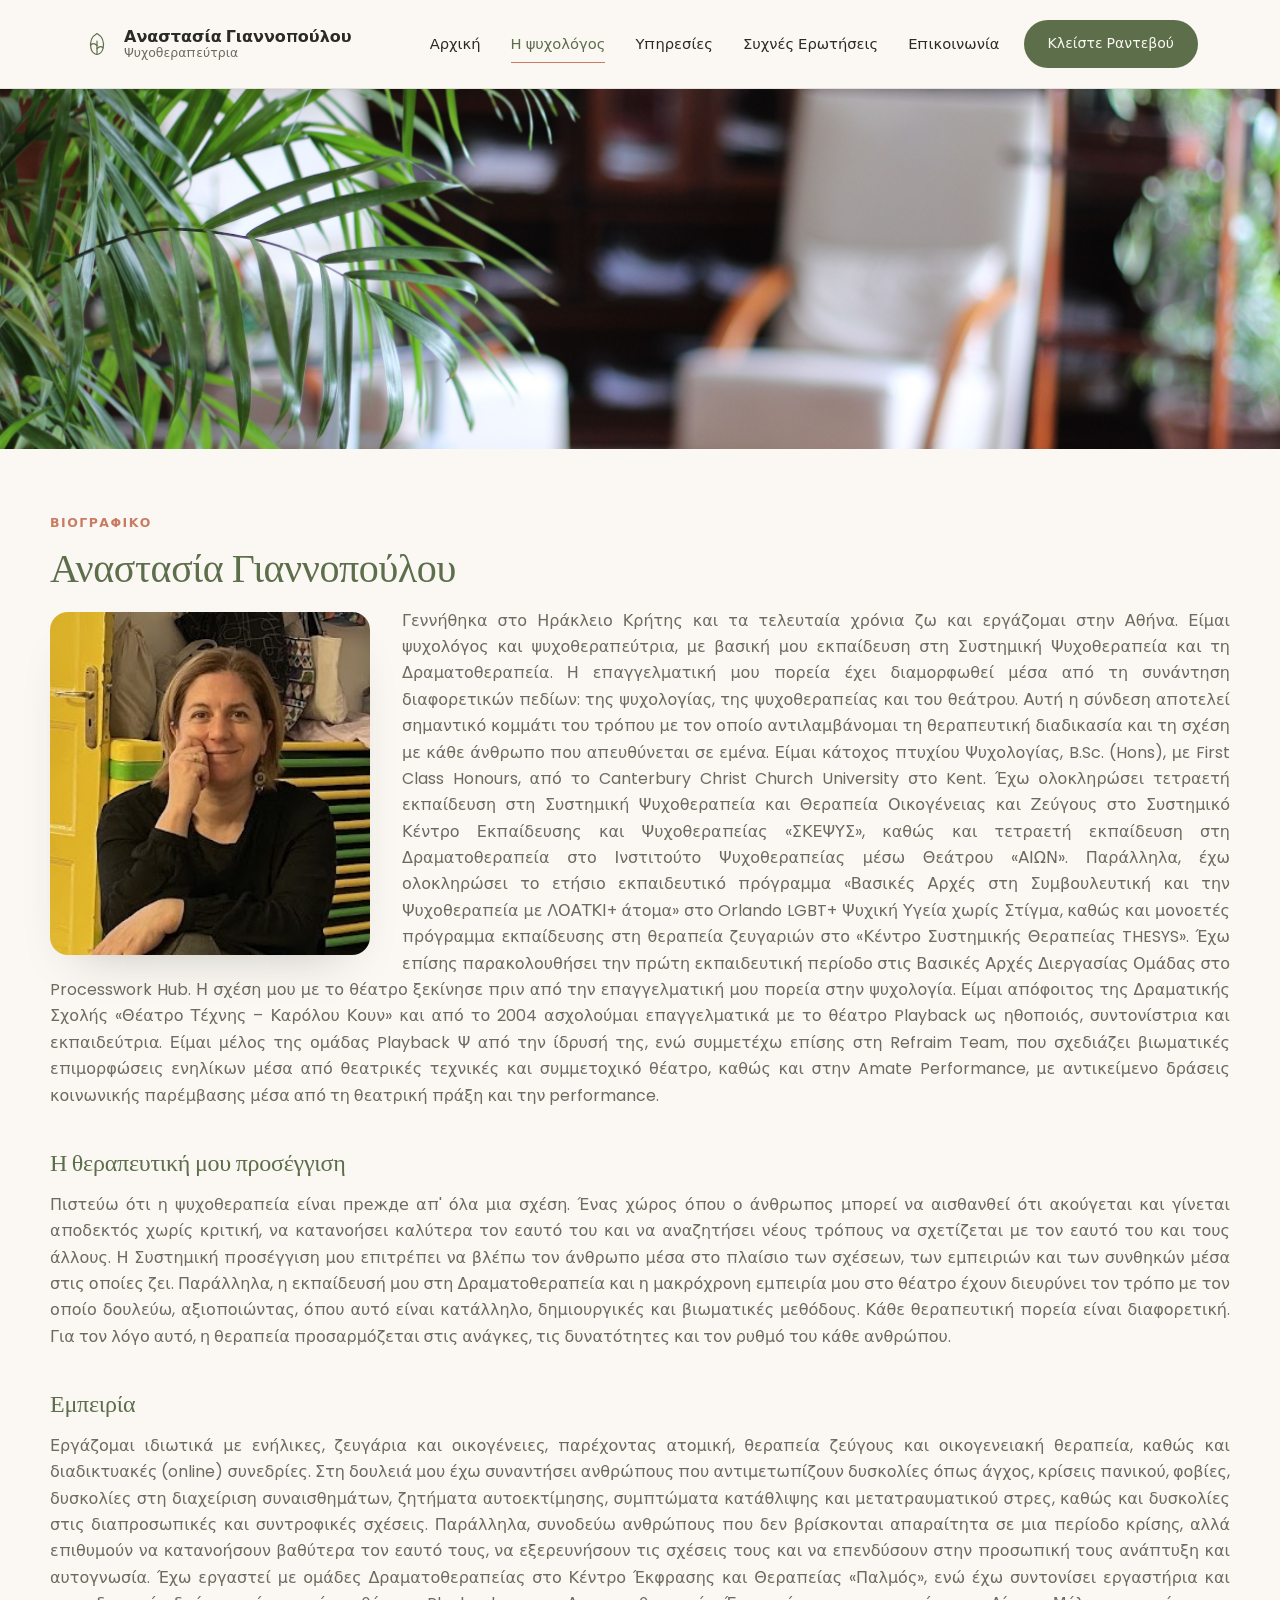
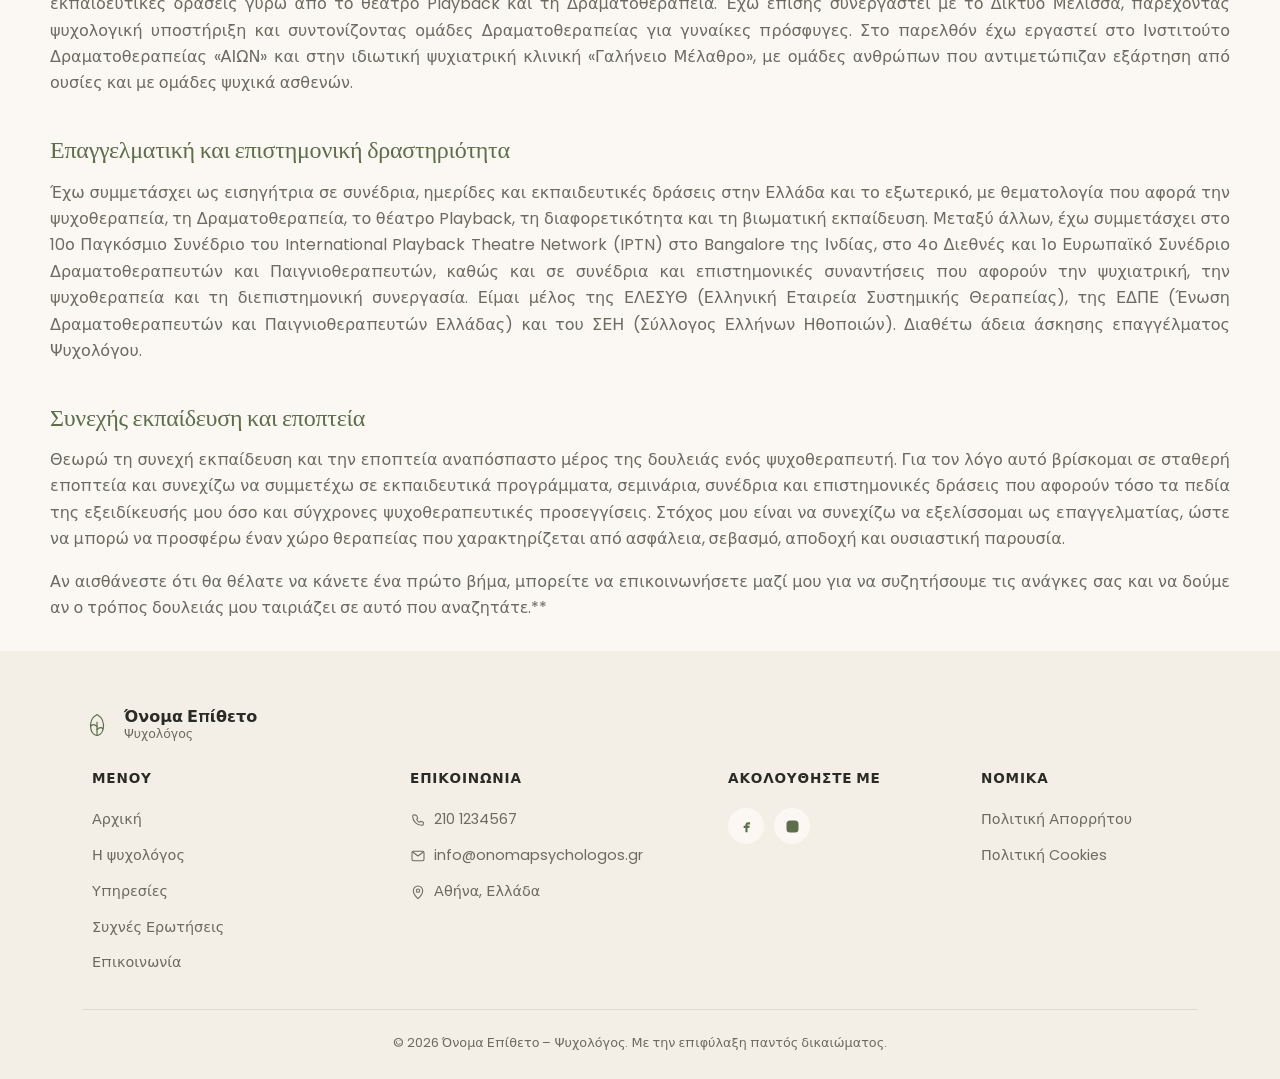
<file: about.html>
<!DOCTYPE html>
<html lang="el">
<head>
<meta charset="UTF-8">
<meta name="viewport" content="width=device-width, initial-scale=1.0">
<title>Βιογραφικό — Αναστασία Γιαννοπούλου</title>
<meta name="description" content="Όλες οι απαντήσεις για ραντεβού, θεραπευτική διαδικασία, απόρρητο, κόστος και online συνεδρίες.">
<link rel="preconnect" href="https://fonts.googleapis.com">
<link rel="preconnect" href="https://fonts.gstatic.com" crossorigin>
<link href="https://fonts.googleapis.com/css2?family=Fraunces:opsz,wght@9..144,300;9..144,400;9..144,500;9..144,600&family=Poppins:wght@300;400;500;600&display=swap&subset=greek" rel="stylesheet">
<link rel="icon" href="assets/favicon.svg" type="image/svg+xml">
<link rel="icon" href="assets/favicon.ico" sizes="any">
<link rel="apple-touch-icon" href="assets/apple-touch-icon.png">
<link rel="stylesheet" href="css/style.css">
<script>document.documentElement.classList.add("js");</script>
</head>
<body>

<a class="skip-link" href="#main">Μετάβαση στο περιεχόμενο</a>

<header class="site-header" id="site-header">
  <div class="wrap header-inner">
    <a href="index.html" class="brand">
      <span class="brand-mark" aria-hidden="true">
        <svg viewBox="0 0 40 40"><path d="M20 6C13 10 10 17 12 26c1 5 5 8 8 8s7-3 8-8c2-9-1-16-8-20Z"/><path d="M20 34V16"/><path d="M20 22c-3-3-6-3-8-1"/><path d="M20 26c3-3 6-3 8-1"/></svg>
      </span>
      <span class="brand-text">
        <span class="brand-name">Αναστασία Γιαννοπούλου</span>
        <span class="brand-sub">Ψυχοθεραπεύτρια</span>
      </span>
    </a>

    <nav class="main-nav" id="main-nav" aria-label="Κύρια πλοήγηση">
      <a href="index.html" data-page="home">Αρχική</a>
      <a href="about.html" data-page="about">Η ψυχολόγος</a>
      <a href="services.html" data-page="services">Υπηρεσίες</a>
      <a href="faq.html" data-page="faq">Συχνές Ερωτήσεις</a>
      <a href="contact.html" data-page="contact">Επικοινωνία</a>
    </nav>

    <a href="contact.html#contact" class="btn btn-primary header-cta">Κλείστε Ραντεβού</a>

    <button class="menu-toggle" id="menu-toggle" aria-label="Άνοιγμα μενού" aria-expanded="false" aria-controls="main-nav">
      <span></span><span></span><span></span>
    </button>
  </div>
</header>

<main id="main">

    <!-- PARALLAX BAND 1 -->
  <!-- <section class="parallax-band-small">
    <img class="pb-img rellax" data-rellax-speed="-10" src="./assets/about.jpg" alt="Αν η απάντηση που ψάχνετε δεν βρίσκεται εδώ, στείλτε μας ένα μήνυμα από τη φόρμα επικοινωνίας" loading="eager" width="2400" height="1600">
    <div class="pb-overlay" aria-hidden="true"></div>
    <div class="pb-text">
      <p>Λίγα λόγια για εμένα</p>
    </div>
  </section> -->
      <!-- BANNER IMAGE -->
    <section class="simple-banner">
    <img src="./assets/about.jpg" alt="..." loading="eager" width="2400" height="1600">
    </section>

  <!-- PAGE INTRO -->
  <section class="">
    <div class="wrap bio-content">
      <p class="eyebrow reveal">Βιογραφικό</p>
      <h2 class="reveal">Αναστασία Γιαννοπούλου</h2>

      <img class="bio-portrait reveal" src="assets/anast.jpg" alt="Πορτρέτο της [όνομα]" width="640" height="800" loading="lazy">

      <p class="reveal">
Γεννήθηκα στο Ηράκλειο Κρήτης και τα τελευταία χρόνια ζω και εργάζομαι στην Αθήνα.

Είμαι ψυχολόγος και ψυχοθεραπεύτρια, με βασική μου εκπαίδευση στη Συστημική Ψυχοθεραπεία και τη Δραματοθεραπεία. Η επαγγελματική μου πορεία έχει διαμορφωθεί μέσα από τη συνάντηση διαφορετικών πεδίων: της ψυχολογίας, της ψυχοθεραπείας και του θεάτρου. Αυτή η σύνδεση αποτελεί σημαντικό κομμάτι του τρόπου με τον οποίο αντιλαμβάνομαι τη θεραπευτική διαδικασία και τη σχέση με κάθε άνθρωπο που απευθύνεται σε εμένα.

Είμαι κάτοχος πτυχίου Ψυχολογίας, B.Sc. (Hons), με First Class Honours, από το Canterbury Christ Church University στο Kent. Έχω ολοκληρώσει τετραετή εκπαίδευση στη Συστημική Ψυχοθεραπεία και Θεραπεία Οικογένειας και Ζεύγους στο Συστημικό Κέντρο Εκπαίδευσης και Ψυχοθεραπείας «ΣΚΕΨΥΣ», καθώς και τετραετή εκπαίδευση στη Δραματοθεραπεία στο Ινστιτούτο Ψυχοθεραπείας μέσω Θεάτρου «ΑΙΩΝ».

Παράλληλα, έχω ολοκληρώσει το ετήσιο εκπαιδευτικό πρόγραμμα «Βασικές Αρχές στη Συμβουλευτική και την Ψυχοθεραπεία με ΛΟΑΤΚΙ+ άτομα» στο Orlando LGBT+ Ψυχική Υγεία χωρίς Στίγμα, καθώς και μονοετές πρόγραμμα εκπαίδευσης στη θεραπεία ζευγαριών στο «Κέντρο Συστημικής Θεραπείας THESYS». Έχω επίσης παρακολουθήσει την πρώτη εκπαιδευτική περίοδο στις Βασικές Αρχές Διεργασίας Ομάδας στο Processwork Hub.

Η σχέση μου με το θέατρο ξεκίνησε πριν από την επαγγελματική μου πορεία στην ψυχολογία. Είμαι απόφοιτος της Δραματικής Σχολής «Θέατρο Τέχνης – Καρόλου Κουν» και από το 2004 ασχολούμαι επαγγελματικά με το θέατρο Playback ως ηθοποιός, συντονίστρια και εκπαιδεύτρια. Είμαι μέλος της ομάδας Playback Ψ από την ίδρυσή της, ενώ συμμετέχω επίσης στη Refraim Team, που σχεδιάζει βιωματικές επιμορφώσεις ενηλίκων μέσα από θεατρικές τεχνικές και συμμετοχικό θέατρο, καθώς και στην Amate Performance, με αντικείμενο δράσεις κοινωνικής παρέμβασης μέσα από τη θεατρική πράξη και την performance.
</p>
      
<h3>Η θεραπευτική μου προσέγγιση</h3>
<p class="reveal">
Πιστεύω ότι η ψυχοθεραπεία είναι прежде απ' όλα μια σχέση. Ένας χώρος όπου ο άνθρωπος μπορεί να αισθανθεί ότι ακούγεται και γίνεται αποδεκτός χωρίς κριτική, να κατανοήσει καλύτερα τον εαυτό του και να αναζητήσει νέους τρόπους να σχετίζεται με τον εαυτό του και τους άλλους.

Η Συστημική προσέγγιση μου επιτρέπει να βλέπω τον άνθρωπο μέσα στο πλαίσιο των σχέσεων, των εμπειριών και των συνθηκών μέσα στις οποίες ζει. Παράλληλα, η εκπαίδευσή μου στη Δραματοθεραπεία και η μακρόχρονη εμπειρία μου στο θέατρο έχουν διευρύνει τον τρόπο με τον οποίο δουλεύω, αξιοποιώντας, όπου αυτό είναι κατάλληλο, δημιουργικές και βιωματικές μεθόδους.

Κάθε θεραπευτική πορεία είναι διαφορετική. Για τον λόγο αυτό, η θεραπεία προσαρμόζεται στις ανάγκες, τις δυνατότητες και τον ρυθμό του κάθε ανθρώπου.
</p>
      
<h3> Εμπειρία</h3>
<p class="reveal">
Εργάζομαι ιδιωτικά με ενήλικες, ζευγάρια και οικογένειες, παρέχοντας ατομική, θεραπεία ζεύγους και οικογενειακή θεραπεία, καθώς και διαδικτυακές (online) συνεδρίες.

Στη δουλειά μου έχω συναντήσει ανθρώπους που αντιμετωπίζουν δυσκολίες όπως άγχος, κρίσεις πανικού, φοβίες, δυσκολίες στη διαχείριση συναισθημάτων, ζητήματα αυτοεκτίμησης, συμπτώματα κατάθλιψης και μετατραυματικού στρες, καθώς και δυσκολίες στις διαπροσωπικές και συντροφικές σχέσεις.

Παράλληλα, συνοδεύω ανθρώπους που δεν βρίσκονται απαραίτητα σε μια περίοδο κρίσης, αλλά επιθυμούν να κατανοήσουν βαθύτερα τον εαυτό τους, να εξερευνήσουν τις σχέσεις τους και να επενδύσουν στην προσωπική τους ανάπτυξη και αυτογνωσία.

Έχω εργαστεί με ομάδες Δραματοθεραπείας στο Κέντρο Έκφρασης και Θεραπείας «Παλμός», ενώ έχω συντονίσει εργαστήρια και εκπαιδευτικές δράσεις γύρω από το θέατρο Playback και τη Δραματοθεραπεία. Έχω επίσης συνεργαστεί με το Δίκτυο Μέλισσα, παρέχοντας ψυχολογική υποστήριξη και συντονίζοντας ομάδες Δραματοθεραπείας για γυναίκες πρόσφυγες.

Στο παρελθόν έχω εργαστεί στο Ινστιτούτο Δραματοθεραπείας «ΑΙΩΝ» και στην ιδιωτική ψυχιατρική κλινική «Γαλήνειο Μέλαθρο», με ομάδες ανθρώπων που αντιμετώπιζαν εξάρτηση από ουσίες και με ομάδες ψυχικά ασθενών.

      </p>      
<h3> Επαγγελματική και επιστημονική δραστηριότητα</h3>
<p class="reveal">
Έχω συμμετάσχει ως εισηγήτρια σε συνέδρια, ημερίδες και εκπαιδευτικές δράσεις στην Ελλάδα και το εξωτερικό, με θεματολογία που αφορά την ψυχοθεραπεία, τη Δραματοθεραπεία, το θέατρο Playback, τη διαφορετικότητα και τη βιωματική εκπαίδευση.

Μεταξύ άλλων, έχω συμμετάσχει στο 10ο Παγκόσμιο Συνέδριο του International Playback Theatre Network (IPTN) στο Bangalore της Ινδίας, στο 4ο Διεθνές και 1ο Ευρωπαϊκό Συνέδριο Δραματοθεραπευτών και Παιγνιοθεραπευτών, καθώς και σε συνέδρια και επιστημονικές συναντήσεις που αφορούν την ψυχιατρική, την ψυχοθεραπεία και τη διεπιστημονική συνεργασία.

Είμαι μέλος της ΕΛΕΣΥΘ (Ελληνική Εταιρεία Συστημικής Θεραπείας), της ΕΔΠΕ (Ένωση Δραματοθεραπευτών και Παιγνιοθεραπευτών Ελλάδας) και του ΣΕΗ (Σύλλογος Ελλήνων Ηθοποιών).

Διαθέτω άδεια άσκησης επαγγέλματος Ψυχολόγου.

</p>      
<h3> Συνεχής εκπαίδευση και εποπτεία</h3>
<p class="reveal">
Θεωρώ τη συνεχή εκπαίδευση και την εποπτεία αναπόσπαστο μέρος της δουλειάς ενός ψυχοθεραπευτή. Για τον λόγο αυτό βρίσκομαι σε σταθερή εποπτεία και συνεχίζω να συμμετέχω σε εκπαιδευτικά προγράμματα, σεμινάρια, συνέδρια και επιστημονικές δράσεις που αφορούν τόσο τα πεδία της εξειδίκευσής μου όσο και σύγχρονες ψυχοθεραπευτικές προσεγγίσεις.

Στόχος μου είναι να συνεχίζω να εξελίσσομαι ως επαγγελματίας, ώστε να μπορώ να προσφέρω έναν χώρο θεραπείας που χαρακτηρίζεται από ασφάλεια, σεβασμό, αποδοχή και ουσιαστική παρουσία.

</p>
      <p class="reveal">
Αν αισθάνεστε ότι θα θέλατε να κάνετε ένα πρώτο βήμα, μπορείτε να επικοινωνήσετε μαζί μου για να συζητήσουμε τις ανάγκες σας και να δούμε αν ο τρόπος δουλειάς μου ταιριάζει σε αυτό που αναζητάτε.**
</p>
    </div>
  </section>

</main>

  <!-- Footer placeholder -->
  <div id="site-footer"></div>

  <!-- Load the JavaScript file -->
  <script src="include-footer.js"></script>
  <script src="include-header.js"></script>

<script src="js/script.js"></script>
</body>
</html>
</file>
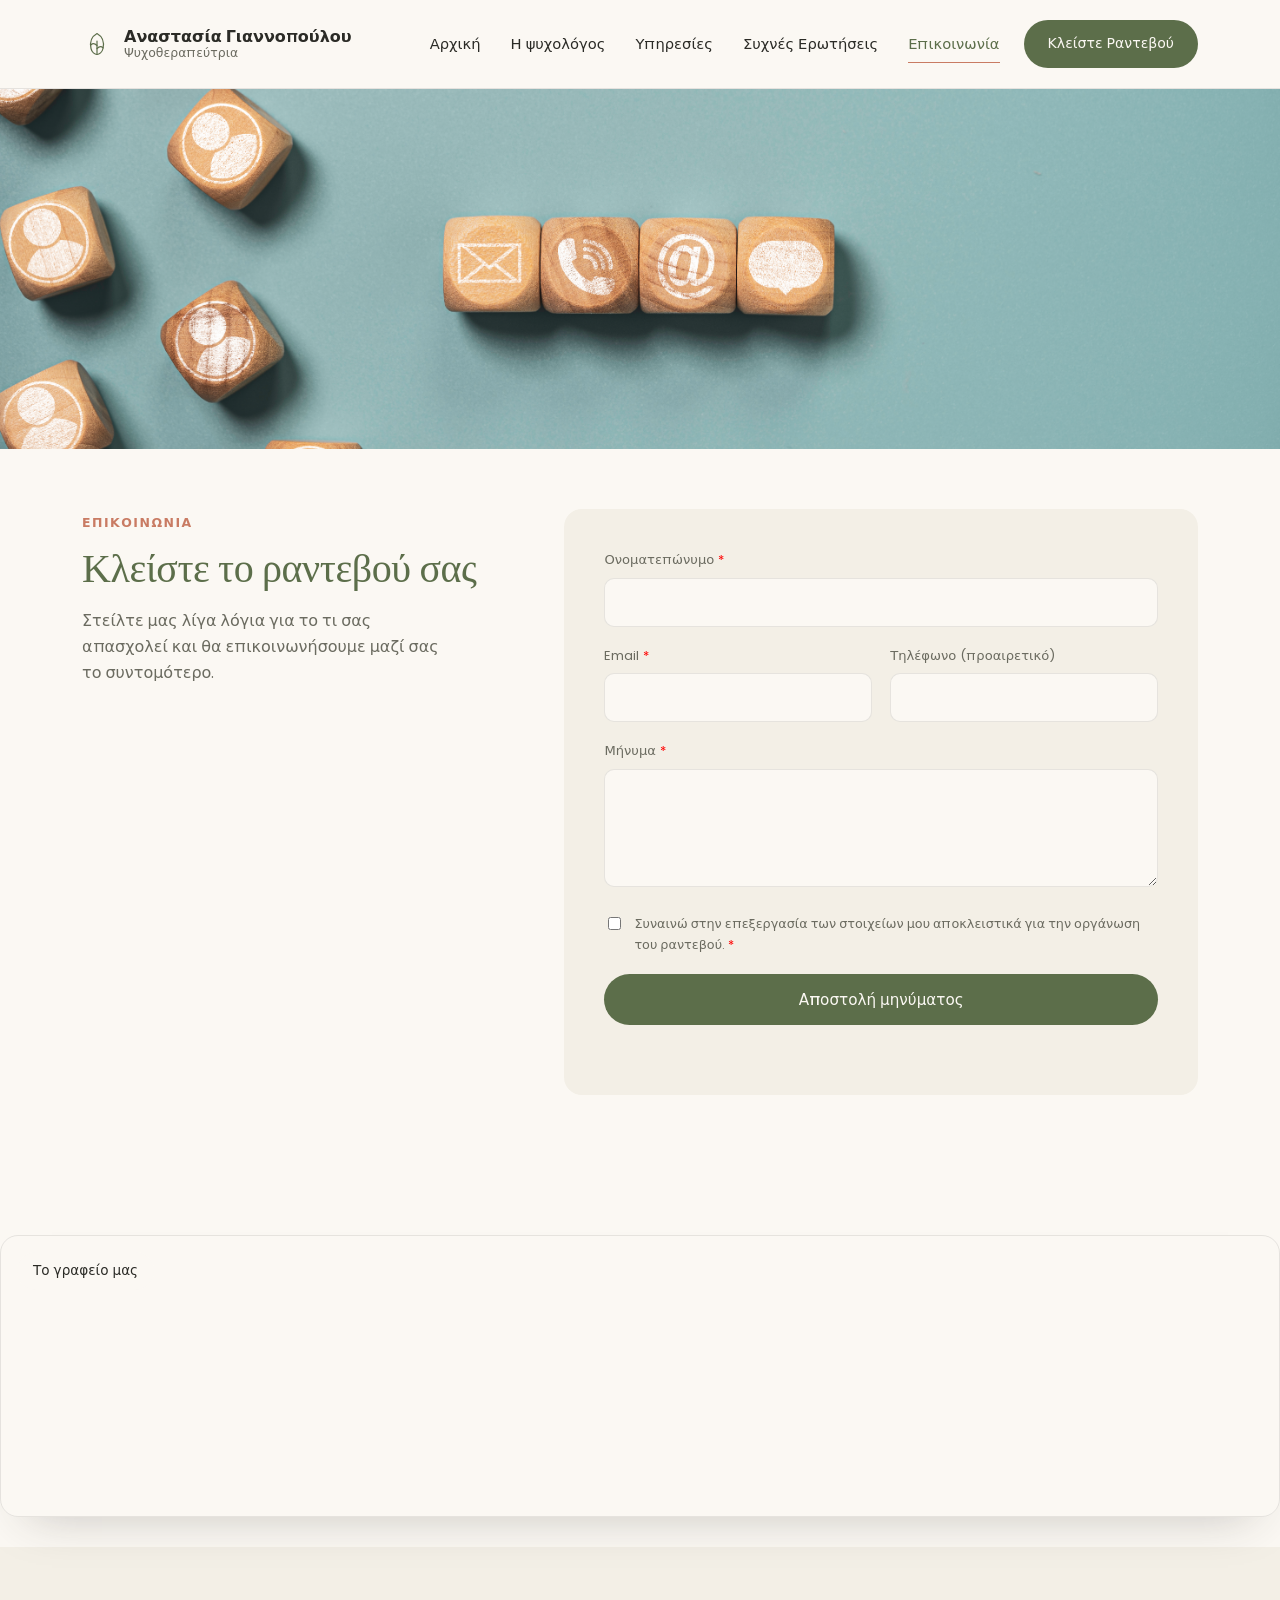
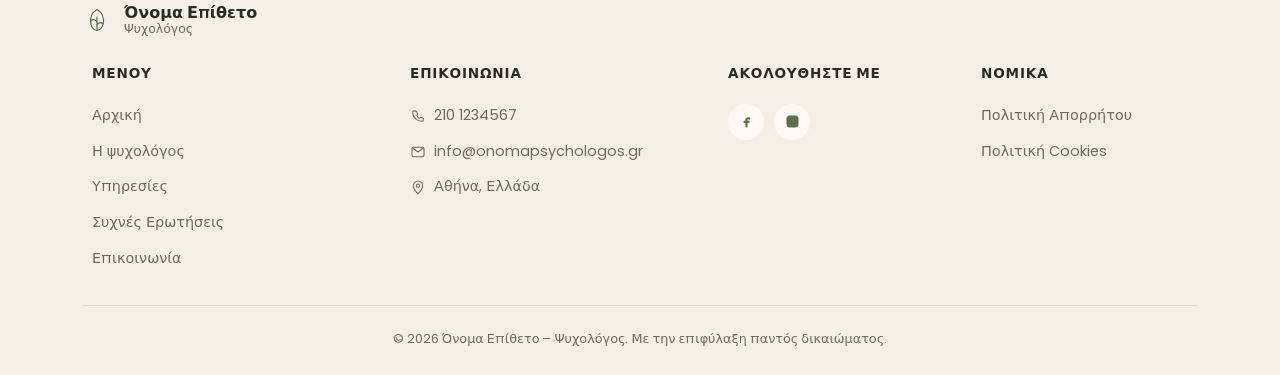
<file: contact.html>
<!DOCTYPE html>
<html lang="el">
<head>
<meta charset="UTF-8">
<meta name="viewport" content="width=device-width, initial-scale=1.0">
<title>Επικοινωνία — Αναστασία Γιαννοπούλου</title>
<meta name="description" content="Όλες οι απαντήσεις για ραντεβού, θεραπευτική διαδικασία, απόρρητο, κόστος και online συνεδρίες.">
<link rel="preconnect" href="https://fonts.googleapis.com">
<link rel="preconnect" href="https://fonts.gstatic.com" crossorigin>
<link href="https://fonts.googleapis.com/css2?family=Fraunces:opsz,wght@9..144,300;9..144,400;9..144,500;9..144,600&family=Poppins:wght@300;400;500;600&display=swap&subset=greek" rel="stylesheet">
<link rel="icon" href="assets/favicon.svg" type="image/svg+xml">
<link rel="icon" href="assets/favicon.ico" sizes="any">
<link rel="apple-touch-icon" href="assets/apple-touch-icon.png">
<link rel="stylesheet" href="css/style.css">
<script>document.documentElement.classList.add("js");</script>
</head>
<body>

<a class="skip-link" href="#main">Μετάβαση στο περιεχόμενο</a>

<header class="site-header" id="site-header">
  <div class="wrap header-inner">
    <a href="index.html" class="brand">
      <span class="brand-mark" aria-hidden="true">
        <svg viewBox="0 0 40 40"><path d="M20 6C13 10 10 17 12 26c1 5 5 8 8 8s7-3 8-8c2-9-1-16-8-20Z"/><path d="M20 34V16"/><path d="M20 22c-3-3-6-3-8-1"/><path d="M20 26c3-3 6-3 8-1"/></svg>
      </span>
      <span class="brand-text">
        <span class="brand-name">Αναστασία Γιαννοπούλου</span>
        <span class="brand-sub">Ψυχοθεραπεύτρια</span>
      </span>
    </a>

    <nav class="main-nav" id="main-nav" aria-label="Κύρια πλοήγηση">
      <a href="index.html" data-page="home">Αρχική</a>
      <a href="about.html" data-page="about">Η ψυχολόγος</a>
      <a href="services.html" data-page="services">Υπηρεσίες</a>
      <a href="faq.html" data-page="faq">Συχνές Ερωτήσεις</a>
      <a href="contact.html" data-page="contact">Επικοινωνία</a>
    </nav>

    <a href="contact.html#contact" class="btn btn-primary header-cta">Κλείστε Ραντεβού</a>

    <button class="menu-toggle" id="menu-toggle" aria-label="Άνοιγμα μενού" aria-expanded="false" aria-controls="main-nav">
      <span></span><span></span><span></span>
    </button>
  </div>
</header>

<main id="main">

  <!-- PAGE INTRO -->
  <!-- <section class="page-intro">
    <div class="wrap">
      <p class="eyebrow reveal">Επικοινωνία</p>
      <h1 class="reveal">Ό,τι χρειάζεται να ξέρετε πριν το πρώτο ραντεβού</h1>
      <p class="page-intro-lede reveal">Αν η απάντηση που ψάχνετε δεν βρίσκεται εδώ, στείλτε μας ένα μήνυμα από τη <a href="index.html#contact">φόρμα επικοινωνίας</a> — θα χαρούμε να σας απαντήσουμε προσωπικά.</p>
    </div>
  </section> -->

  <!-- PARALLAX BAND 1 -->
  <!-- <section class="parallax-band-small">
    <img class="pb-img rellax" data-rellax-speed="-10" src="./assets/contact_us.jpg" alt="Αν η απάντηση που ψάχνετε δεν βρίσκεται εδώ, στείλτε μας ένα μήνυμα από τη φόρμα επικοινωνίας" loading="eager" width="2400" height="1600">
    <div class="pb-overlay" aria-hidden="true"></div>
  </section> -->

    <!-- BANNER IMAGE -->
    <section class="simple-banner">
    <img src="./assets/contact.jpg" alt="..." loading="eager" width="2400" height="1600">
    </section>

  <!-- CONTACT -->
  <section class="contact" id="contact">
    <div class="wrap contact-grid">
      <div class="contact-copy reveal">
        <p class="eyebrow">Επικοινωνία</p>
        <h2>Κλείστε το ραντεβού σας</h2>
        <p>Στείλτε μας λίγα λόγια για το τι σας απασχολεί και θα επικοινωνήσουμε μαζί σας το συντομότερο.</p>
      </div>

      <!--
        FORMSPREE SETUP (free tier, no backend needed):
        1. Create a free account at https://formspree.io
        2. Create a form, copy the endpoint (https://formspree.io/f/xxxxabcd)
        3. Replace YOUR_FORM_ID below with your real ID.
      -->
      <form class="contact-form reveal" id="contact-form" action="https://formspree.io/f/xljeranv" method="POST" novalidate>
        <div class="form-row">
          <label for="name">Ονοματεπώνυμο <span class="required">*</span></label>
          <input type="text" id="name" name="name" required autocomplete="name">
        </div>
        <div class="form-row form-row-split">
          <div>
            <label for="email">Email <span class="required">*</span></label>
            <input type="email" id="email" name="email" required autocomplete="email">
          </div>
          <div>
            <label for="phone">Τηλέφωνο (προαιρετικό)</label>
            <input type="tel" id="phone" name="phone" autocomplete="tel">
          </div>
        </div>
        <div class="form-row">
          <label for="topic">Μήνυμα <span class="required">*</span></label>
          <textarea id="topic" name="topic" rows="4" required></textarea>
        </div>
        <div class="form-row form-row-check">
          <input type="checkbox" id="consent" name="consent" required>
          <label for="consent">Συναινώ στην επεξεργασία των στοιχείων μου αποκλειστικά για την οργάνωση του ραντεβού.  <span class="required">*</span></label>
        </div>
        <input type="hidden" name="_subject" value="Νέο μήνυμα από τη φόρμα επικοινωνίας">
        <input type="text" name="_gotcha" style="display:none" tabindex="-1" autocomplete="off">
        <button type="submit" class="btn btn-primary btn-block">Αποστολή μηνύματος</button>
        <p class="form-note" id="form-note" role="status" aria-live="polite"></p>
      </form>
    </div>
  </section>

   <!--
    MAP SETUP:
    Το παρακάτω "q=" είναι placeholder διεύθυνση. Αντικατέστησέ το
    με τη δική σου, π.χ. q=Ημιθέων+12,+Παγκράτι,+Αθήνα
    Ή, για ακριβέστερο αποτέλεσμα με σωστό pin: πήγαινε στο Google
    Maps, αναζήτησε τη διεύθυνσή σου, πάτα "Κοινοποίηση" →
    "Embed a map", και αντικατέστησε ολόκληρο το src με αυτό
    που σου δίνει το Google.
  -->
  <div class="map-embed">
    <span class="map-label">Το γραφείο μας</span>
    <iframe
      src="https://www.google.com/maps?q=Ψυχολόγος+Αναστασία+Γιαννοπούλου,+Πλατεία+Λακωνίας+48,+Πανόρμου,+Αθήνα&output=embed"
      width="100%" height="280" style="border:0"
      allowfullscreen loading="lazy"
      referrerpolicy="no-referrer-when-downgrade"
      title="Χάρτης τοποθεσίας γραφείου"></iframe>
  </div>

  <!-- BANNER CTA -->
  <!-- <section class="banner">
    <div class="wrap banner-inner reveal">
      <div class="banner-copy">
        <span class="banner-icon" aria-hidden="true">
          <svg viewBox="0 0 40 40"><rect x="6" y="9" width="28" height="24" rx="3"/><path d="M6 16h28"/><path d="M13 6v6M27 6v6"/><path d="M13 22h4M13 27h8"/></svg>
        </span>
        <div>
          <h2>Δεν βρήκατε την απάντηση που ψάχνατε;</h2>
          <p>Γράψτε μας και θα σας απαντήσουμε προσωπικά, το συντομότερο δυνατό.</p>
        </div>
      </div>
      <a href="index.html#contact" class="btn btn-banner">Επικοινωνία</a>
    </div>
  </section> -->

</main>

  <!-- Footer placeholder -->
  <div id="site-footer"></div>

  <!-- Load the JavaScript file -->
  <script src="include-footer.js"></script>
  <script src="include-header.js"></script>

<script src="js/script.js"></script>
</body>
</html>
</file>
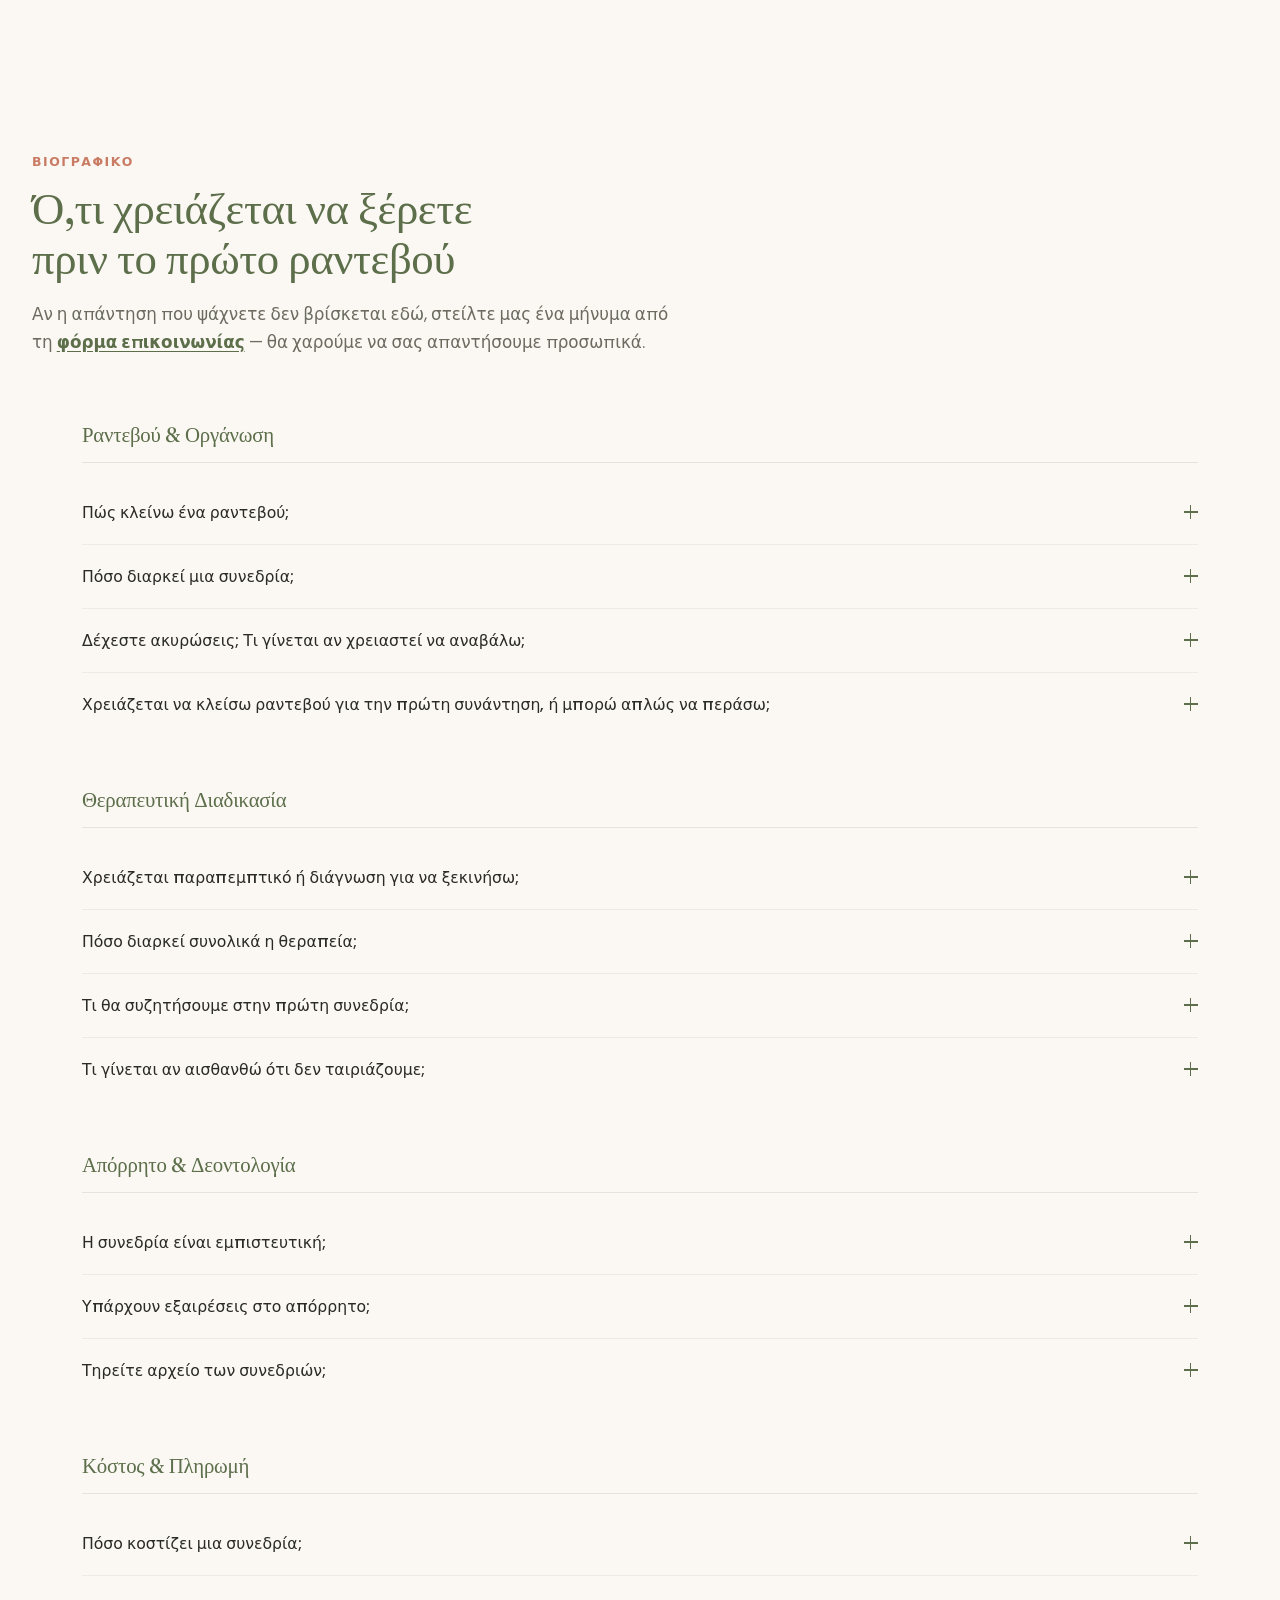
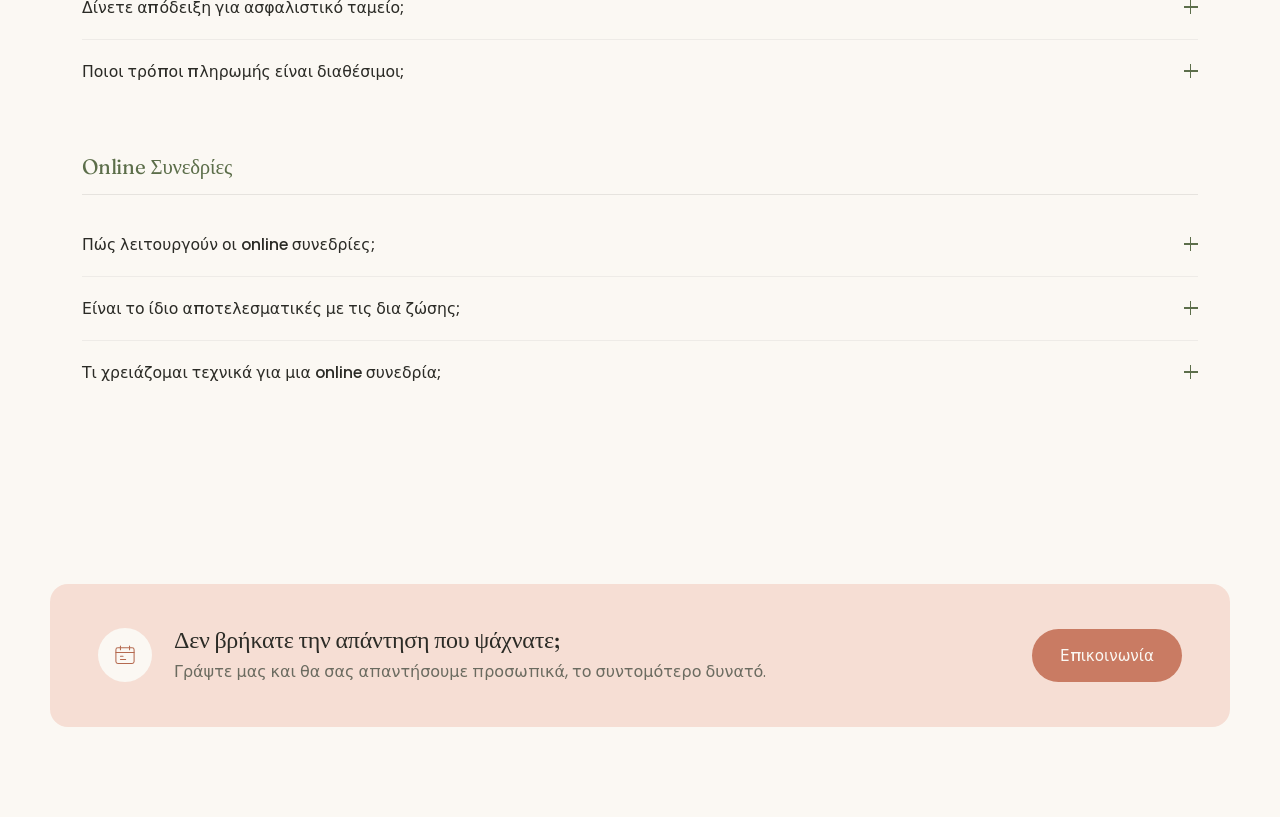
<file: cv.html>
<!DOCTYPE html>
<html lang="el">
<head>
<meta charset="UTF-8">
<meta name="viewport" content="width=device-width, initial-scale=1.0">
<title>Συχνές Ερωτήσεις — Όνομα Επίθετο, Ψυχολόγος</title>
<meta name="description" content="Όλες οι απαντήσεις για ραντεβού, θεραπευτική διαδικασία, απόρρητο, κόστος και online συνεδρίες.">
<link rel="preconnect" href="https://fonts.googleapis.com">
<link rel="preconnect" href="https://fonts.gstatic.com" crossorigin>
<link href="https://fonts.googleapis.com/css2?family=Fraunces:opsz,wght@9..144,300;9..144,400;9..144,500;9..144,600&family=Poppins:wght@300;400;500;600&display=swap&subset=greek" rel="stylesheet">
<link rel="icon" href="assets/favicon.svg" type="image/svg+xml">
<link rel="icon" href="assets/favicon.ico" sizes="any">
<link rel="apple-touch-icon" href="assets/apple-touch-icon.png">
<link rel="stylesheet" href="css/style.css">
<script>document.documentElement.classList.add("js");</script>
</head>
<body>

<a class="skip-link" href="#main">Μετάβαση στο περιεχόμενο</a>

<div id="header"></div>

<main id="main">

  <!-- PAGE INTRO -->
  <section class="page-intro">
    <div class="wrap">
      <p class="eyebrow reveal">Βιογραφικό</p>
      <h1 class="reveal">Ό,τι χρειάζεται να ξέρετε πριν το πρώτο ραντεβού</h1>
      <p class="page-intro-lede reveal">Αν η απάντηση που ψάχνετε δεν βρίσκεται εδώ, στείλτε μας ένα μήνυμα από τη <a href="index.html#contact">φόρμα επικοινωνίας</a> — θα χαρούμε να σας απαντήσουμε προσωπικά.</p>
    </div>
  </section>

  <!-- FAQ CATEGORIES -->
  <section class="faq-full">
    <div class="wrap">

      <div class="faq-category reveal">
        <h2 class="faq-category-title">Ραντεβού &amp; Οργάνωση</h2>
        <div class="faq-list">
          <div class="faq-item">
            <button class="faq-q" aria-expanded="false">
              <span>Πώς κλείνω ένα ραντεβού;</span>
              <span class="faq-icon" aria-hidden="true"></span>
            </button>
            <div class="faq-a"><p>Μπορείτε να στείλετε μήνυμα από τη φόρμα επικοινωνίας ή να καλέσετε απευθείας στο τηλέφωνο του γραφείου. Θα λάβετε απάντηση εντός 24 ωρών, μέσα στις εργάσιμες, για να οριστεί η πρώτη συνάντηση.</p></div>
          </div>
          <div class="faq-item">
            <button class="faq-q" aria-expanded="false">
              <span>Πόσο διαρκεί μια συνεδρία;</span>
              <span class="faq-icon" aria-hidden="true"></span>
            </button>
            <div class="faq-a"><p>Η ατομική συνεδρία διαρκεί 50 λεπτά. Η συνεδρία ζεύγους διαρκεί 75 λεπτά. Η συχνότητα συμφωνείται μαζί σας ανάλογα με τις ανάγκες σας — συνήθως ξεκινάμε με μία συνεδρία την εβδομάδα.</p></div>
          </div>
          <div class="faq-item">
            <button class="faq-q" aria-expanded="false">
              <span>Δέχεστε ακυρώσεις; Τι γίνεται αν χρειαστεί να αναβάλω;</span>
              <span class="faq-icon" aria-hidden="true"></span>
            </button>
            <div class="faq-a"><p>Ναι, με ειδοποίηση τουλάχιστον 24 ωρών πριν το ραντεβού, χωρίς καμία χρέωση. Ακυρώσεις εντός 24ώρου χρεώνονται στο 50% της συνεδρίας, εκτός αν πρόκειται για έκτακτη ανάγκη.</p></div>
          </div>
          <div class="faq-item">
            <button class="faq-q" aria-expanded="false">
              <span>Χρειάζεται να κλείσω ραντεβού για την πρώτη συνάντηση, ή μπορώ απλώς να περάσω;</span>
              <span class="faq-icon" aria-hidden="true"></span>
            </button>
            <div class="faq-a"><p>Χρειάζεται πάντα προγραμματισμένο ραντεβού, ώστε να έχετε αποκλειστικά δικό σας χρόνο και να μην υπάρχει αναμονή. Το πρώτο ραντεβού κλείνεται όπως κάθε άλλο, μέσω της φόρμας ή τηλεφωνικά.</p></div>
          </div>
        </div>
      </div>

      <div class="faq-category reveal">
        <h2 class="faq-category-title">Θεραπευτική Διαδικασία</h2>
        <div class="faq-list">
          <div class="faq-item">
            <button class="faq-q" aria-expanded="false">
              <span>Χρειάζεται παραπεμπτικό ή διάγνωση για να ξεκινήσω;</span>
              <span class="faq-icon" aria-hidden="true"></span>
            </button>
            <div class="faq-a"><p>Όχι. Δεν χρειάζεται καμία παραπομπή από γιατρό ή προηγούμενη διάγνωση. Μπορείτε να ξεκινήσετε έχοντας απλώς μια αίσθηση ότι κάτι θα θέλατε να δουλέψετε.</p></div>
          </div>
          <div class="faq-item">
            <button class="faq-q" aria-expanded="false">
              <span>Πόσο διαρκεί συνολικά η θεραπεία;</span>
              <span class="faq-icon" aria-hidden="true"></span>
            </button>
            <div class="faq-a"><p>Δεν υπάρχει σταθερός αριθμός συνεδριών. Κάποιοι έρχονται για 3&ndash;4 μήνες γύρω από μια συγκεκριμένη δυσκολία, άλλοι συνεχίζουν για χρόνια μια πιο βαθιά δουλειά. Το επαναξιολογούμε μαζί σε τακτά διαστήματα.</p></div>
          </div>
          <div class="faq-item">
            <button class="faq-q" aria-expanded="false">
              <span>Τι θα συζητήσουμε στην πρώτη συνεδρία;</span>
              <span class="faq-icon" aria-hidden="true"></span>
            </button>
            <div class="faq-a"><p>Θα μιλήσουμε για το τι σας έφερε σε αναζήτηση θεραπείας, το ιστορικό σας και τους στόχους σας. Θα σας εξηγήσω και τον τρόπο που δουλεύω, ώστε στο τέλος να αποφασίσουμε μαζί αν προχωράμε.</p></div>
          </div>
          <div class="faq-item">
            <button class="faq-q" aria-expanded="false">
              <span>Τι γίνεται αν αισθανθώ ότι δεν ταιριάζουμε;</span>
              <span class="faq-icon" aria-hidden="true"></span>
            </button>
            <div class="faq-a"><p>Είναι απόλυτα φυσιολογικό και σημαντικό να το πείτε ανοιχτά. Η σχέση θεραπευτή&ndash;θεραπευόμενου είναι θεμελιώδης για την πορεία της θεραπείας, και μπορώ να σας προτείνω συναδέλφους αν κρίνετε ότι ταιριάζει καλύτερα αλλιώς.</p></div>
          </div>
        </div>
      </div>

      <div class="faq-category reveal">
        <h2 class="faq-category-title">Απόρρητο &amp; Δεοντολογία</h2>
        <div class="faq-list">
          <div class="faq-item">
            <button class="faq-q" aria-expanded="false">
              <span>Η συνεδρία είναι εμπιστευτική;</span>
              <span class="faq-icon" aria-hidden="true"></span>
            </button>
            <div class="faq-a"><p>Ναι. Ό,τι ειπωθεί στη συνεδρία μένει αυστηρά απόρρητο, σύμφωνα με τον κώδικα δεοντολογίας ψυχολόγων και τον Ελληνικό Ψυχολογικό Σύλλογο.</p></div>
          </div>
          <div class="faq-item">
            <button class="faq-q" aria-expanded="false">
              <span>Υπάρχουν εξαιρέσεις στο απόρρητο;</span>
              <span class="faq-icon" aria-hidden="true"></span>
            </button>
            <div class="faq-a"><p>Μόνο σε περιπτώσεις άμεσου κινδύνου για τη ζωή σας ή τη ζωή τρίτου προσώπου, όπως προβλέπει ρητά ο νόμος. Σε κάθε άλλη περίπτωση, το περιεχόμενο της συνεδρίας δεν κοινοποιείται πουθενά.</p></div>
          </div>
          <div class="faq-item">
            <button class="faq-q" aria-expanded="false">
              <span>Τηρείτε αρχείο των συνεδριών;</span>
              <span class="faq-icon" aria-hidden="true"></span>
            </button>
            <div class="faq-a"><p>Κρατούνται σύντομες κλινικές σημειώσεις, απαραίτητες για τη συνέχεια της θεραπείας, οι οποίες φυλάσσονται με ασφάλεια και δεν κοινοποιούνται σε κανέναν χωρίς τη γραπτή συναίνεσή σας.</p></div>
          </div>
        </div>
      </div>

      <div class="faq-category reveal">
        <h2 class="faq-category-title">Κόστος &amp; Πληρωμή</h2>
        <div class="faq-list">
          <div class="faq-item">
            <button class="faq-q" aria-expanded="false">
              <span>Πόσο κοστίζει μια συνεδρία;</span>
              <span class="faq-icon" aria-hidden="true"></span>
            </button>
            <div class="faq-a"><p>Το κόστος διαφέρει ανάλογα με τον τύπο συνεδρίας (ατομική, ζεύγους, online). Θα βρείτε αναλυτικές τιμές στην ενότητα <a href="index.html#services">Υπηρεσίες</a>, ή ρωτήστε μας απευθείας πριν το πρώτο ραντεβού.</p></div>
          </div>
          <div class="faq-item">
            <button class="faq-q" aria-expanded="false">
              <span>Δίνετε απόδειξη για ασφαλιστικό ταμείο;</span>
              <span class="faq-icon" aria-hidden="true"></span>
            </button>
            <div class="faq-a"><p>Δίνεται απόδειξη παροχής υπηρεσιών για κάθε συνεδρία. Ορισμένα ιδιωτικά ασφαλιστήρια καλύπτουν μέρος του κόστους &mdash; καλό είναι να το επιβεβαιώνετε με το ταμείο σας εκ των προτέρων.</p></div>
          </div>
          <div class="faq-item">
            <button class="faq-q" aria-expanded="false">
              <span>Ποιοι τρόποι πληρωμής είναι διαθέσιμοι;</span>
              <span class="faq-icon" aria-hidden="true"></span>
            </button>
            <div class="faq-a"><p>Δεκτή πληρωμή με μετρητά στο γραφείο ή με τραπεζικό έμβασμα πριν τη συνεδρία, ειδικά για τις online συνεδρίες.</p></div>
          </div>
        </div>
      </div>

      <div class="faq-category reveal">
        <h2 class="faq-category-title">Online Συνεδρίες</h2>
        <div class="faq-list">
          <div class="faq-item">
            <button class="faq-q" aria-expanded="false">
              <span>Πώς λειτουργούν οι online συνεδρίες;</span>
              <span class="faq-icon" aria-hidden="true"></span>
            </button>
            <div class="faq-a"><p>Γίνονται μέσω ασφαλούς βιντεοκλήσης, στην ίδια σταθερή μέρα και ώρα όπως και μια δια ζώσης συνεδρία. Θα λάβετε τον σύνδεσμο λίγο πριν από κάθε ραντεβού.</p></div>
          </div>
          <div class="faq-item">
            <button class="faq-q" aria-expanded="false">
              <span>Είναι το ίδιο αποτελεσματικές με τις δια ζώσης;</span>
              <span class="faq-icon" aria-hidden="true"></span>
            </button>
            <div class="faq-a"><p>Η έρευνα δείχνει ότι η online ψυχοθεραπεία μπορεί να είναι εξίσου αποτελεσματική με τη δια ζώσης, ειδικά όταν διατηρείται σταθερό πλαίσιο. Πολλοί άνθρωποι που ταξιδεύουν συχνά ή μένουν εκτός Αθήνας τη διαλέγουν εξαρχής.</p></div>
          </div>
          <div class="faq-item">
            <button class="faq-q" aria-expanded="false">
              <span>Τι χρειάζομαι τεχνικά για μια online συνεδρία;</span>
              <span class="faq-icon" aria-hidden="true"></span>
            </button>
            <div class="faq-a"><p>Μόνο μια σταθερή σύνδεση στο διαδίκτυο και έναν ήσυχο, ιδιωτικό χώρο. Δεν χρειάζεται εγκατάσταση κάποιας ειδικής εφαρμογής &mdash; ο σύνδεσμος ανοίγει απευθείας από τον browser σας.</p></div>
          </div>
        </div>
      </div>

    </div>
  </section>

  <!-- BANNER CTA -->
  <section class="banner">
    <div class="wrap banner-inner reveal">
      <div class="banner-copy">
        <span class="banner-icon" aria-hidden="true">
          <svg viewBox="0 0 40 40"><rect x="6" y="9" width="28" height="24" rx="3"/><path d="M6 16h28"/><path d="M13 6v6M27 6v6"/><path d="M13 22h4M13 27h8"/></svg>
        </span>
        <div>
          <h2>Δεν βρήκατε την απάντηση που ψάχνατε;</h2>
          <p>Γράψτε μας και θα σας απαντήσουμε προσωπικά, το συντομότερο δυνατό.</p>
        </div>
      </div>
      <a href="index.html#contact" class="btn btn-banner">Επικοινωνία</a>
    </div>
  </section>

</main>

  <!-- Footer placeholder -->
  <div id="footer"></div>

  <!-- Load the JavaScript file -->
  <script src="include-footer.js"></script>
  <script src="include-header.js"></script>

<script src="js/script.js"></script>
</body>
</html>
</file>
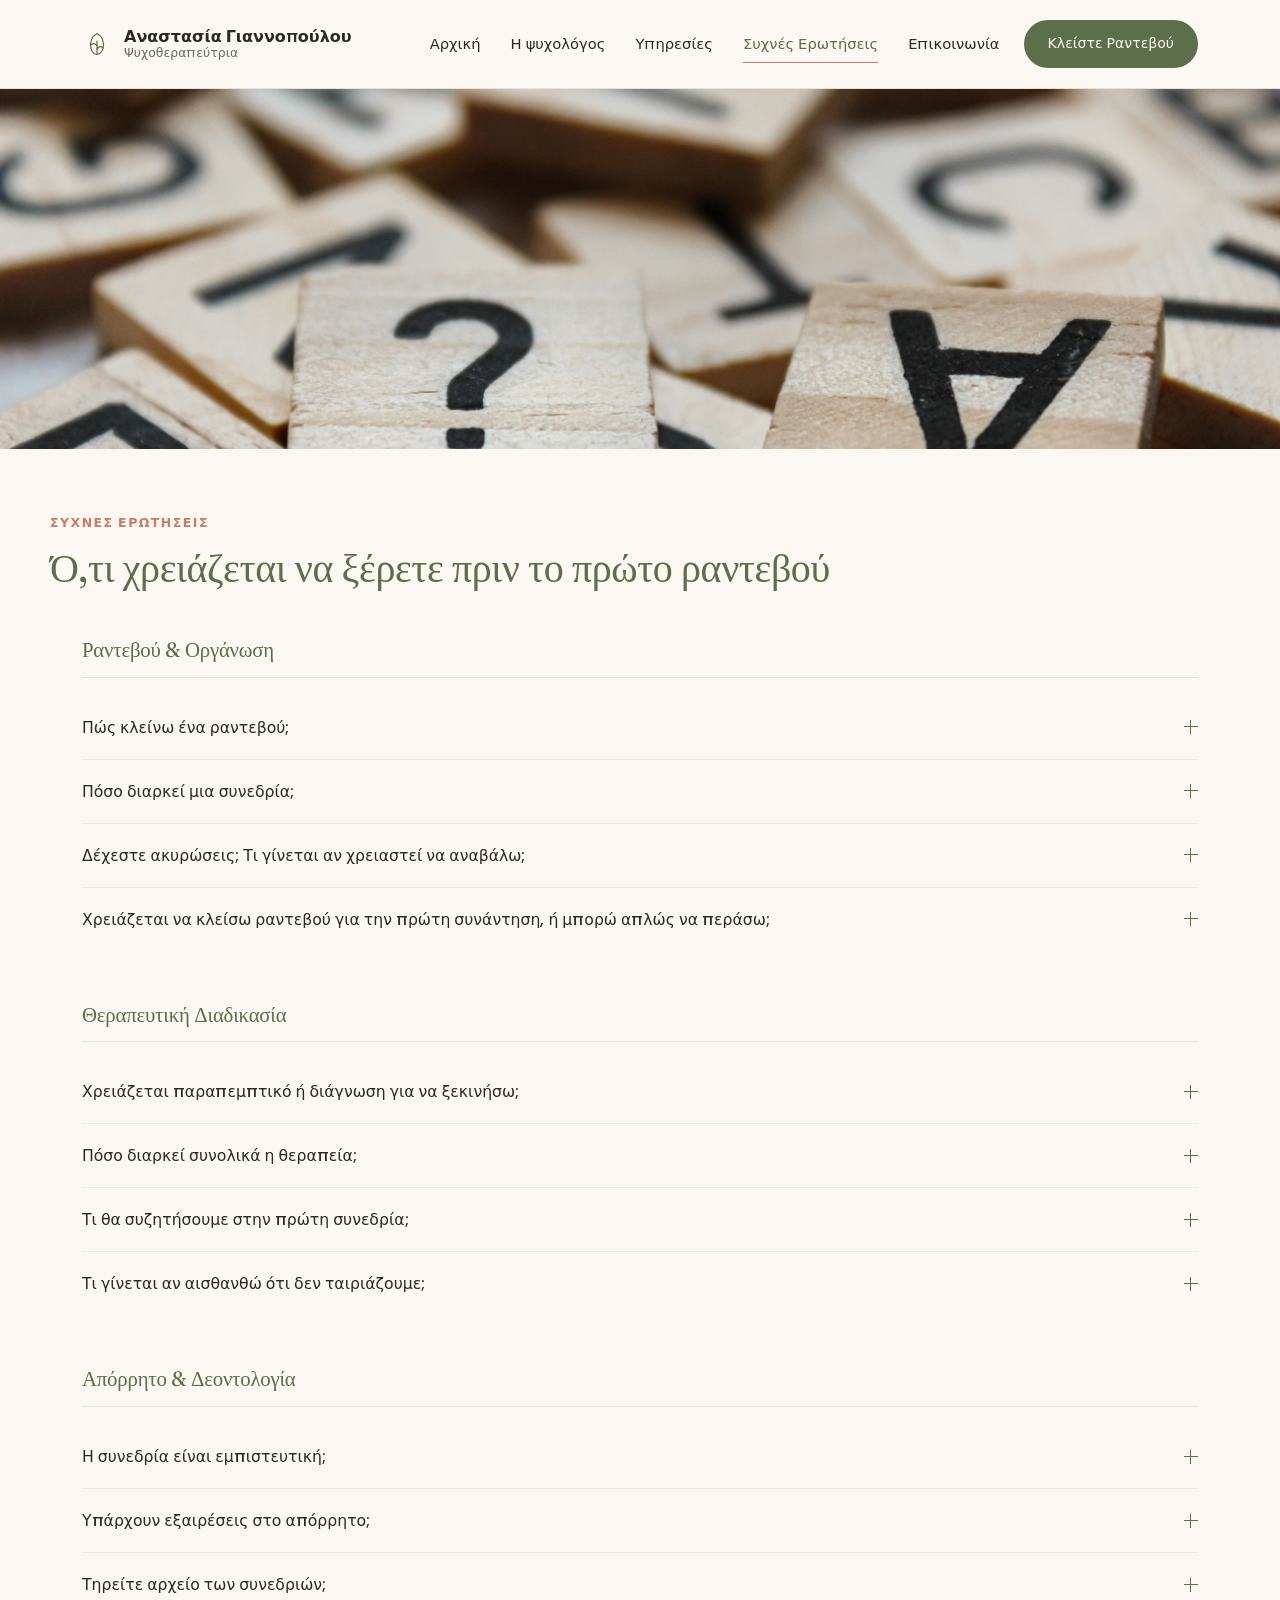
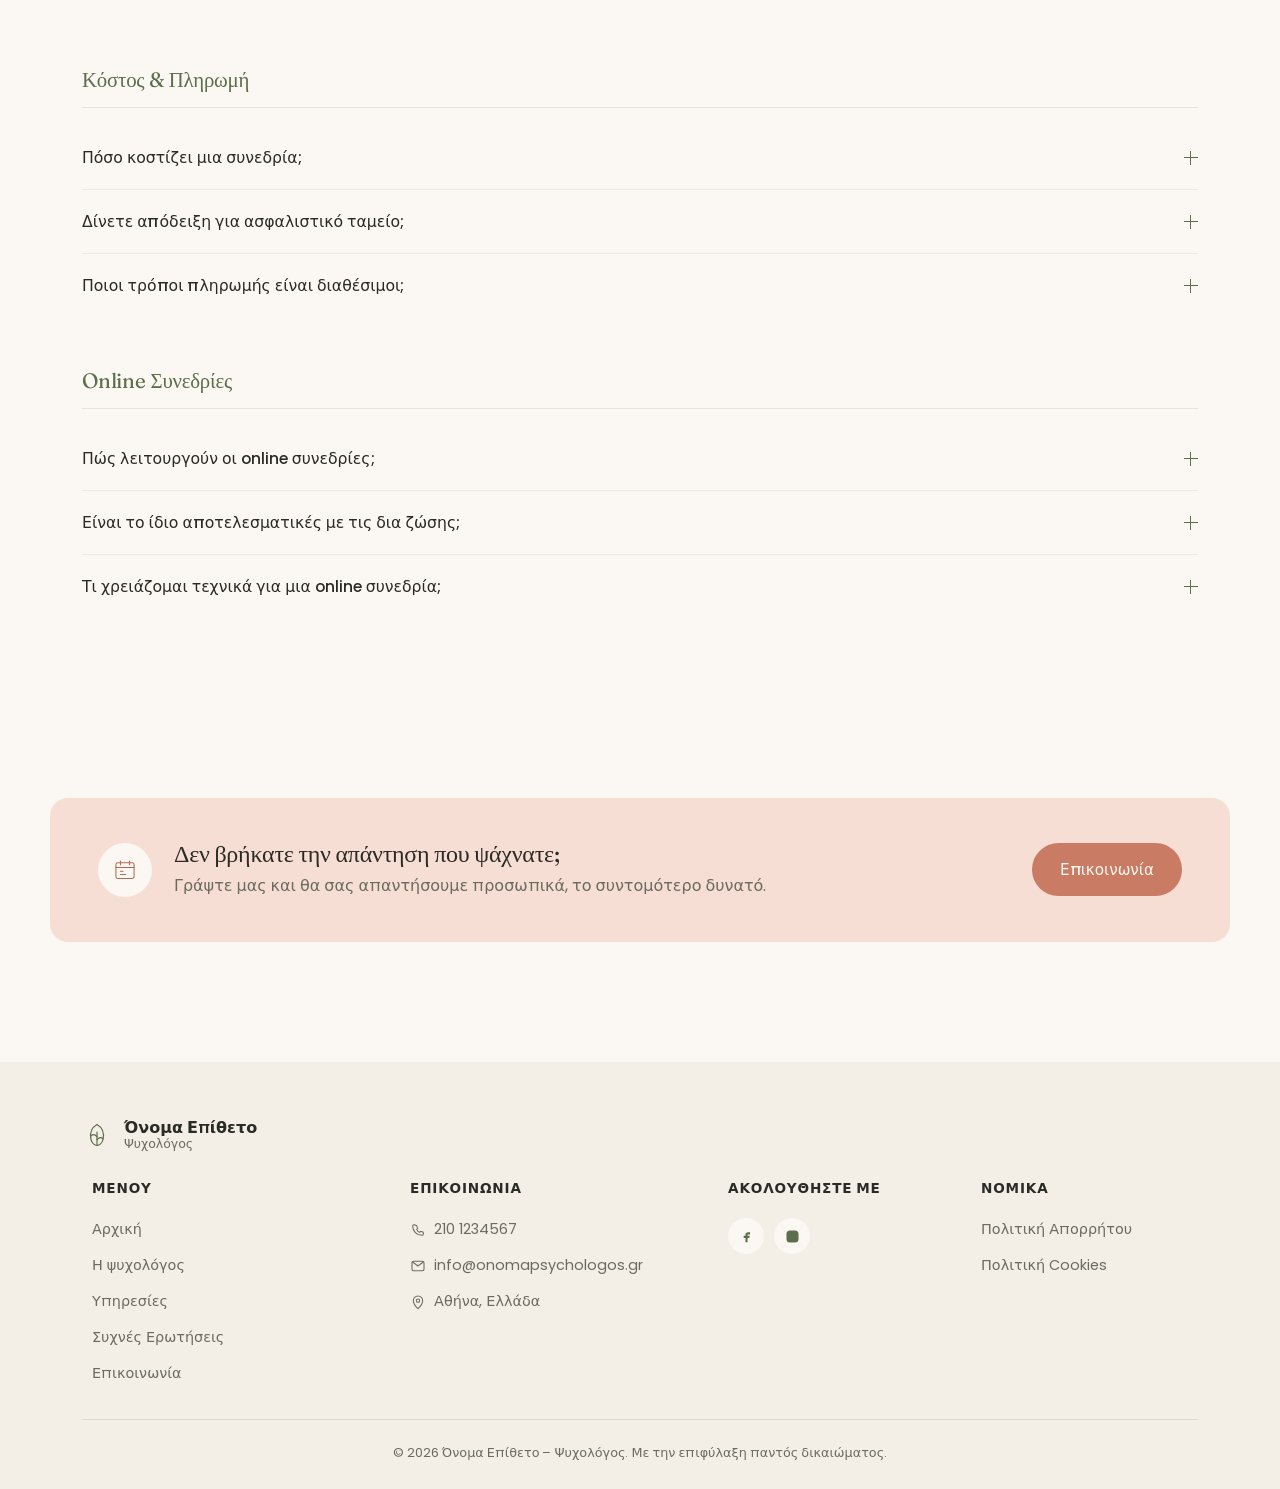
<file: faq.html>
<!DOCTYPE html>
<html lang="el">
<head>
<meta charset="UTF-8">
<meta name="viewport" content="width=device-width, initial-scale=1.0">
<title>Συχνές Ερωτήσεις — Αναστασία Γιαννοπούλου</title>
<meta name="description" content="Όλες οι απαντήσεις για ραντεβού, θεραπευτική διαδικασία, απόρρητο, κόστος και online συνεδρίες.">
<link rel="preconnect" href="https://fonts.googleapis.com">
<link rel="preconnect" href="https://fonts.gstatic.com" crossorigin>
<link href="https://fonts.googleapis.com/css2?family=Fraunces:opsz,wght@9..144,300;9..144,400;9..144,500;9..144,600&family=Poppins:wght@300;400;500;600&display=swap&subset=greek" rel="stylesheet">
<link rel="icon" href="assets/favicon.svg" type="image/svg+xml">
<link rel="icon" href="assets/favicon.ico" sizes="any">
<link rel="apple-touch-icon" href="assets/apple-touch-icon.png">
<link rel="stylesheet" href="css/style.css">
<script>document.documentElement.classList.add("js");</script>
</head>
<body>

<a class="skip-link" href="#main">Μετάβαση στο περιεχόμενο</a>

<header class="site-header" id="site-header">
  <div class="wrap header-inner">
    <a href="index.html" class="brand">
      <span class="brand-mark" aria-hidden="true">
        <svg viewBox="0 0 40 40"><path d="M20 6C13 10 10 17 12 26c1 5 5 8 8 8s7-3 8-8c2-9-1-16-8-20Z"/><path d="M20 34V16"/><path d="M20 22c-3-3-6-3-8-1"/><path d="M20 26c3-3 6-3 8-1"/></svg>
      </span>
      <span class="brand-text">
        <span class="brand-name">Αναστασία Γιαννοπούλου</span>
        <span class="brand-sub">Ψυχοθεραπεύτρια</span>
      </span>
    </a>

    <nav class="main-nav" id="main-nav" aria-label="Κύρια πλοήγηση">
      <a href="index.html" data-page="home">Αρχική</a>
      <a href="about.html" data-page="about">Η ψυχολόγος</a>
      <a href="services.html" data-page="services">Υπηρεσίες</a>
      <a href="faq.html" data-page="faq">Συχνές Ερωτήσεις</a>
      <a href="contact.html" data-page="contact">Επικοινωνία</a>
    </nav>

    <a href="contact.html#contact" class="btn btn-primary header-cta">Κλείστε Ραντεβού</a>

    <button class="menu-toggle" id="menu-toggle" aria-label="Άνοιγμα μενού" aria-expanded="false" aria-controls="main-nav">
      <span></span><span></span><span></span>
    </button>
  </div>
</header>

<main id="main">

  <!-- PARALLAX BAND 1 -->
  <!-- <section class="parallax-band-small">
    <img class="pb-img rellax" data-rellax-speed="-3" src="./assets/faq2.jpg" alt="Αν η απάντηση που ψάχνετε δεν βρίσκεται εδώ, στείλτε μας ένα μήνυμα από τη φόρμα επικοινωνίας" loading="eager" width="2400" height="1600">
    <div class="pb-overlay" aria-hidden="true"></div>
  </section> -->
      <!-- BANNER IMAGE -->
    <section class="simple-banner">
    <img src="./assets/faq.jpg" alt="..." loading="eager" width="2400" height="1600">
    </section>

  <!-- PAGE INTRO -->
  <section class="">
    <div class="wrap bio-content">
      <p class="eyebrow reveal">Συχνές Ερωτήσεις</p>
      <h2 class="reveal">Ό,τι χρειάζεται να ξέρετε πριν το πρώτο ραντεβού</h2>
      <!-- <p class="page-intro-lede reveal">Αν η απάντηση που ψάχνετε δεν βρίσκεται εδώ, στείλτε μας ένα μήνυμα από τη <a href="index.html#contact">φόρμα επικοινωνίας</a> — θα χαρούμε να σας απαντήσουμε προσωπικά.</p> -->
    </div>
  </section>

  <!-- FAQ CATEGORIES -->
  <section class="faq-full">
    <div class="wrap">

      <div class="faq-category reveal">
        <h2 class="faq-category-title">Ραντεβού &amp; Οργάνωση</h2>
        <div class="faq-list">
          <div class="faq-item">
            <button class="faq-q" aria-expanded="false">
              <span>Πώς κλείνω ένα ραντεβού;</span>
              <span class="faq-icon" aria-hidden="true"></span>
            </button>
            <div class="faq-a"><p>Μπορείτε να στείλετε μήνυμα από τη φόρμα επικοινωνίας ή να καλέσετε απευθείας στο τηλέφωνο του γραφείου. Θα λάβετε απάντηση εντός 24 ωρών, μέσα στις εργάσιμες, για να οριστεί η πρώτη συνάντηση.</p></div>
          </div>
          <div class="faq-item">
            <button class="faq-q" aria-expanded="false">
              <span>Πόσο διαρκεί μια συνεδρία;</span>
              <span class="faq-icon" aria-hidden="true"></span>
            </button>
            <div class="faq-a"><p>Η ατομική συνεδρία διαρκεί 50 λεπτά. Η συνεδρία ζεύγους διαρκεί 75 λεπτά. Η συχνότητα συμφωνείται μαζί σας ανάλογα με τις ανάγκες σας — συνήθως ξεκινάμε με μία συνεδρία την εβδομάδα.</p></div>
          </div>
          <div class="faq-item">
            <button class="faq-q" aria-expanded="false">
              <span>Δέχεστε ακυρώσεις; Τι γίνεται αν χρειαστεί να αναβάλω;</span>
              <span class="faq-icon" aria-hidden="true"></span>
            </button>
            <div class="faq-a"><p>Ναι, με ειδοποίηση τουλάχιστον 24 ωρών πριν το ραντεβού, χωρίς καμία χρέωση. Ακυρώσεις εντός 24ώρου χρεώνονται στο 50% της συνεδρίας, εκτός αν πρόκειται για έκτακτη ανάγκη.</p></div>
          </div>
          <div class="faq-item">
            <button class="faq-q" aria-expanded="false">
              <span>Χρειάζεται να κλείσω ραντεβού για την πρώτη συνάντηση, ή μπορώ απλώς να περάσω;</span>
              <span class="faq-icon" aria-hidden="true"></span>
            </button>
            <div class="faq-a"><p>Χρειάζεται πάντα προγραμματισμένο ραντεβού, ώστε να έχετε αποκλειστικά δικό σας χρόνο και να μην υπάρχει αναμονή. Το πρώτο ραντεβού κλείνεται όπως κάθε άλλο, μέσω της φόρμας ή τηλεφωνικά.</p></div>
          </div>
        </div>
      </div>

      <div class="faq-category reveal">
        <h2 class="faq-category-title">Θεραπευτική Διαδικασία</h2>
        <div class="faq-list">
          <div class="faq-item">
            <button class="faq-q" aria-expanded="false">
              <span>Χρειάζεται παραπεμπτικό ή διάγνωση για να ξεκινήσω;</span>
              <span class="faq-icon" aria-hidden="true"></span>
            </button>
            <div class="faq-a"><p>Όχι. Δεν χρειάζεται καμία παραπομπή από γιατρό ή προηγούμενη διάγνωση. Μπορείτε να ξεκινήσετε έχοντας απλώς μια αίσθηση ότι κάτι θα θέλατε να δουλέψετε.</p></div>
          </div>
          <div class="faq-item">
            <button class="faq-q" aria-expanded="false">
              <span>Πόσο διαρκεί συνολικά η θεραπεία;</span>
              <span class="faq-icon" aria-hidden="true"></span>
            </button>
            <div class="faq-a"><p>Δεν υπάρχει σταθερός αριθμός συνεδριών. Κάποιοι έρχονται για 3&ndash;4 μήνες γύρω από μια συγκεκριμένη δυσκολία, άλλοι συνεχίζουν για χρόνια μια πιο βαθιά δουλειά. Το επαναξιολογούμε μαζί σε τακτά διαστήματα.</p></div>
          </div>
          <div class="faq-item">
            <button class="faq-q" aria-expanded="false">
              <span>Τι θα συζητήσουμε στην πρώτη συνεδρία;</span>
              <span class="faq-icon" aria-hidden="true"></span>
            </button>
            <div class="faq-a"><p>Θα μιλήσουμε για το τι σας έφερε σε αναζήτηση θεραπείας, το ιστορικό σας και τους στόχους σας. Θα σας εξηγήσω και τον τρόπο που δουλεύω, ώστε στο τέλος να αποφασίσουμε μαζί αν προχωράμε.</p></div>
          </div>
          <div class="faq-item">
            <button class="faq-q" aria-expanded="false">
              <span>Τι γίνεται αν αισθανθώ ότι δεν ταιριάζουμε;</span>
              <span class="faq-icon" aria-hidden="true"></span>
            </button>
            <div class="faq-a"><p>Είναι απόλυτα φυσιολογικό και σημαντικό να το πείτε ανοιχτά. Η σχέση θεραπευτή&ndash;θεραπευόμενου είναι θεμελιώδης για την πορεία της θεραπείας, και μπορώ να σας προτείνω συναδέλφους αν κρίνετε ότι ταιριάζει καλύτερα αλλιώς.</p></div>
          </div>
        </div>
      </div>

      <div class="faq-category reveal">
        <h2 class="faq-category-title">Απόρρητο &amp; Δεοντολογία</h2>
        <div class="faq-list">
          <div class="faq-item">
            <button class="faq-q" aria-expanded="false">
              <span>Η συνεδρία είναι εμπιστευτική;</span>
              <span class="faq-icon" aria-hidden="true"></span>
            </button>
            <div class="faq-a"><p>Ναι. Ό,τι ειπωθεί στη συνεδρία μένει αυστηρά απόρρητο, σύμφωνα με τον κώδικα δεοντολογίας ψυχολόγων και τον Ελληνικό Ψυχολογικό Σύλλογο.</p></div>
          </div>
          <div class="faq-item">
            <button class="faq-q" aria-expanded="false">
              <span>Υπάρχουν εξαιρέσεις στο απόρρητο;</span>
              <span class="faq-icon" aria-hidden="true"></span>
            </button>
            <div class="faq-a"><p>Μόνο σε περιπτώσεις άμεσου κινδύνου για τη ζωή σας ή τη ζωή τρίτου προσώπου, όπως προβλέπει ρητά ο νόμος. Σε κάθε άλλη περίπτωση, το περιεχόμενο της συνεδρίας δεν κοινοποιείται πουθενά.</p></div>
          </div>
          <div class="faq-item">
            <button class="faq-q" aria-expanded="false">
              <span>Τηρείτε αρχείο των συνεδριών;</span>
              <span class="faq-icon" aria-hidden="true"></span>
            </button>
            <div class="faq-a"><p>Κρατούνται σύντομες κλινικές σημειώσεις, απαραίτητες για τη συνέχεια της θεραπείας, οι οποίες φυλάσσονται με ασφάλεια και δεν κοινοποιούνται σε κανέναν χωρίς τη γραπτή συναίνεσή σας.</p></div>
          </div>
        </div>
      </div>

      <div class="faq-category reveal">
        <h2 class="faq-category-title">Κόστος &amp; Πληρωμή</h2>
        <div class="faq-list">
          <div class="faq-item">
            <button class="faq-q" aria-expanded="false">
              <span>Πόσο κοστίζει μια συνεδρία;</span>
              <span class="faq-icon" aria-hidden="true"></span>
            </button>
            <div class="faq-a"><p>Το κόστος διαφέρει ανάλογα με τον τύπο συνεδρίας (ατομική, ζεύγους, online). Θα βρείτε αναλυτικές τιμές στην ενότητα <a href="index.html#services">Υπηρεσίες</a>, ή ρωτήστε μας απευθείας πριν το πρώτο ραντεβού.</p></div>
          </div>
          <div class="faq-item">
            <button class="faq-q" aria-expanded="false">
              <span>Δίνετε απόδειξη για ασφαλιστικό ταμείο;</span>
              <span class="faq-icon" aria-hidden="true"></span>
            </button>
            <div class="faq-a"><p>Δίνεται απόδειξη παροχής υπηρεσιών για κάθε συνεδρία. Ορισμένα ιδιωτικά ασφαλιστήρια καλύπτουν μέρος του κόστους &mdash; καλό είναι να το επιβεβαιώνετε με το ταμείο σας εκ των προτέρων.</p></div>
          </div>
          <div class="faq-item">
            <button class="faq-q" aria-expanded="false">
              <span>Ποιοι τρόποι πληρωμής είναι διαθέσιμοι;</span>
              <span class="faq-icon" aria-hidden="true"></span>
            </button>
            <div class="faq-a"><p>Δεκτή πληρωμή με μετρητά στο γραφείο ή με τραπεζικό έμβασμα πριν τη συνεδρία, ειδικά για τις online συνεδρίες.</p></div>
          </div>
        </div>
      </div>

      <div class="faq-category reveal">
        <h2 class="faq-category-title">Online Συνεδρίες</h2>
        <div class="faq-list">
          <div class="faq-item">
            <button class="faq-q" aria-expanded="false">
              <span>Πώς λειτουργούν οι online συνεδρίες;</span>
              <span class="faq-icon" aria-hidden="true"></span>
            </button>
            <div class="faq-a"><p>Γίνονται μέσω ασφαλούς βιντεοκλήσης, στην ίδια σταθερή μέρα και ώρα όπως και μια δια ζώσης συνεδρία. Θα λάβετε τον σύνδεσμο λίγο πριν από κάθε ραντεβού.</p></div>
          </div>
          <div class="faq-item">
            <button class="faq-q" aria-expanded="false">
              <span>Είναι το ίδιο αποτελεσματικές με τις δια ζώσης;</span>
              <span class="faq-icon" aria-hidden="true"></span>
            </button>
            <div class="faq-a"><p>Η έρευνα δείχνει ότι η online ψυχοθεραπεία μπορεί να είναι εξίσου αποτελεσματική με τη δια ζώσης, ειδικά όταν διατηρείται σταθερό πλαίσιο. Πολλοί άνθρωποι που ταξιδεύουν συχνά ή μένουν εκτός Αθήνας τη διαλέγουν εξαρχής.</p></div>
          </div>
          <div class="faq-item">
            <button class="faq-q" aria-expanded="false">
              <span>Τι χρειάζομαι τεχνικά για μια online συνεδρία;</span>
              <span class="faq-icon" aria-hidden="true"></span>
            </button>
            <div class="faq-a"><p>Μόνο μια σταθερή σύνδεση στο διαδίκτυο και έναν ήσυχο, ιδιωτικό χώρο. Δεν χρειάζεται εγκατάσταση κάποιας ειδικής εφαρμογής &mdash; ο σύνδεσμος ανοίγει απευθείας από τον browser σας.</p></div>
          </div>
        </div>
      </div>

    </div>
  </section>

  <!-- BANNER CTA -->
  <section class="banner">
    <div class="wrap banner-inner reveal">
      <div class="banner-copy">
        <span class="banner-icon" aria-hidden="true">
          <svg viewBox="0 0 40 40"><rect x="6" y="9" width="28" height="24" rx="3"/><path d="M6 16h28"/><path d="M13 6v6M27 6v6"/><path d="M13 22h4M13 27h8"/></svg>
        </span>
        <div>
          <h2>Δεν βρήκατε την απάντηση που ψάχνατε;</h2>
          <p>Γράψτε μας και θα σας απαντήσουμε προσωπικά, το συντομότερο δυνατό.</p>
        </div>
      </div>
      <a href="index.html#contact" class="btn btn-banner">Επικοινωνία</a>
    </div>
  </section>

</main>

  <!-- Footer placeholder -->
  <div id="site-footer"></div>

  <!-- Load the JavaScript file -->
  <script src="include-footer.js"></script>
  <script src="include-header.js"></script>

<script src="js/script.js"></script>
</body>
</html>
</file>
<file: css/style.css>
/* =========================================================
   Όνομα Επίθετο — Ψυχολόγος
   Palette: cream paper, olive green headings, dusty rose accent
   Type: Fraunces (display) / Poppins (body)
   ========================================================= */

:root{
  --paper: #FBF8F3;
  --paper-tint: #F3EFE6;
  --ink: #2B2B26;
  --ink-soft: #6B6B60;
  --olive: #5C6E4A;
  --olive-dark: #48583A;
  --olive-tint: #E6EADB;
  --rose: #C97B63;
  --rose-dark: #B4694F;
  --rose-tint: #F6DED4;
  --line: rgba(43,43,38,0.10);
  --line-soft: rgba(43,43,38,0.06);
  --shadow: 0 24px 48px -28px rgba(43,43,38,0.28);
  --radius: 18px;
  --radius-sm: 10px;

  --font-display: "Fraunces", "Iowan Old Style", serif;
  --font-body: "Poppins", system-ui, sans-serif;

  --wrap: 1180px;
}

*, *::before, *::after{ box-sizing: border-box; }
html{ scroll-behavior: smooth; }
@media (prefers-reduced-motion: reduce){
  html{ scroll-behavior: auto; }
  *, *::before, *::after{ animation-duration: 0.001ms !important; animation-iteration-count: 1 !important; transition-duration: 0.001ms !important; }
}

body{
  margin: 0;
  background: var(--paper);
  color: var(--ink);
  font-family: var(--font-body);
  font-size: 16px;
  line-height: 1.65;
  font-weight: 400;
  -webkit-font-smoothing: antialiased;
}

.wrap{ max-width: var(--wrap); margin: 0 auto; padding: 0 32px; }

h1, h2, h3, h4{
  font-family: var(--font-display);
  color: var(--olive);
  margin: 0 0 0.4em;
  font-weight: 400;
  letter-spacing: -0.01em;
}
h1{ font-size: clamp(2.6rem, 5.2vw, 4rem); line-height: 1.12; font-weight: 400; }
h2{ font-size: clamp(1.9rem, 3.2vw, 2.5rem); line-height: 1.2; }
h3{ font-size: 1.2rem; font-weight: 500; }
h4{ font-family: var(--font-body); font-size: 0.85rem; font-weight: 600; text-transform: uppercase; letter-spacing: 0.06em; color: var(--ink); }

p{ margin: 0 0 1em; color: var(--ink-soft); }
a{ color: inherit; text-decoration: none; }

.eyebrow{
  font-family: var(--font-body); font-size: 0.78rem; font-weight: 600;
  text-transform: uppercase; letter-spacing: 0.12em; color: var(--rose);
  margin: 0 0 0.8em; display: inline-block;
}

.section-title{ text-align: center; margin-bottom: 48px; }

.skip-link{ position: absolute; left: -999px; top: 0; background: var(--ink); color: var(--paper); padding: 12px 18px; z-index: 999; }
.skip-link:focus{ left: 16px; top: 16px; }
:focus-visible{ outline: 2px solid var(--rose); outline-offset: 3px; }

img{ max-width: 100%; display: block; }

/* =========================================================
   Buttons
   ========================================================= */

.btn{
  display: inline-flex; align-items: center; gap: 8px;
  font-family: var(--font-body); font-size: 0.95rem; font-weight: 500;
  padding: 14px 28px; border-radius: 999px; border: none; cursor: pointer;
  transition: background 0.25s ease, transform 0.25s ease, box-shadow 0.25s ease;
}
.btn-primary{ background: var(--olive); color: var(--paper); }
.btn-primary:hover{ background: var(--olive-dark); transform: translateY(-2px); box-shadow: 0 14px 26px -14px rgba(72,88,58,0.55); }
.btn-banner{ background: var(--rose); color: var(--paper); flex: none; }
.btn-banner:hover{ background: var(--rose-dark); transform: translateY(-2px); box-shadow: 0 14px 26px -14px rgba(180,105,79,0.55); }
.btn-block{ width: 100%; justify-content: center; }

/* =========================================================
   Header
   ========================================================= */
#header{ min-height: 88px; }

/* .site-header{
  position: sticky; top: 0; z-index: 100;
  background: rgba(251,248,243,0.9);
  backdrop-filter: blur(8px);
  border-bottom: 1px solid var(--line);
} */
.header-inner{ display: flex; align-items: center; justify-content: space-between; height: 88px; gap: 24px; }

.site-header{
  position: sticky;
  top: 0;
  z-index: 100;
  background: rgba(251,248,243,0.9);
  backdrop-filter: blur(8px);
  border-bottom: 1px solid var(--line);

  transform: translateY(0);
  transition:
    transform 0.4s cubic-bezier(0.22, 1, 0.36, 1),
    box-shadow 0.3s ease;

  will-change: transform;
}

.header-hidden{
  transform: translateY(-100%);
}

.brand{ display: flex; align-items: center; gap: 12px; }
.brand-mark{ width: 30px; height: 30px; color: var(--olive); flex: none; }
.brand-mark svg{ width: 100%; height: 100%; fill: none; stroke: currentColor; stroke-width: 1.6; stroke-linecap: round; stroke-linejoin: round; }
.brand-text{ display: flex; flex-direction: column; line-height: 1.2; }
.brand-name{ font-family: var(--font-body); font-weight: 600; font-size: 1rem; color: var(--ink); }
.brand-sub{ font-size: 0.78rem; color: var(--ink-soft); }

.main-nav{ display: flex; align-items: center; gap: 30px; margin-left: auto; }
.main-nav a{ font-size: 0.92rem; color: var(--ink); position: relative; padding: 4px 0; }
.main-nav a.active{ color: var(--olive); }
.main-nav a::after{ content: ""; position: absolute; left: 0; right: 100%; bottom: -3px; height: 1.5px; background: var(--rose); transition: right 0.25s ease; }
.main-nav a:hover::after, .main-nav a.active::after{ right: 0; }

.header-cta{ flex: none; padding: 12px 24px; font-size: 0.88rem; }

.menu-toggle{ display: none; width: 40px; height: 40px; border: none; background: none; cursor: pointer; flex-direction: column; align-items: center; justify-content: center; gap: 5px; }
.menu-toggle span{ width: 22px; height: 1.5px; background: var(--ink); transition: transform 0.25s ease, opacity 0.25s ease; }
@media (max-width: 980px) {
  .header-cta {
    display: none;
  }

  .menu-toggle {
    display: flex;
  }

  .main-nav {
    position: fixed;
    top: 88px;
    left: 0;
    right: 0;
   /* bottom: 0; mobile-fix */ 
    background: var(--paper);
    flex-direction: column;
    align-items: flex-start;
    gap: 0;
    padding: 10px 32px 40px;
    transform: translateX(100%);
    transition: transform 0.35s ease;
    overflow-y: auto;
  }

  .main-nav.open {
    transform: translateX(0);
  }

  .main-nav a {
    width: 100%;
    padding: 16px 0;
    border-bottom: 1px solid var(--line-soft);
    font-size: 1.05rem;
  }

  .menu-toggle.open span:nth-child(1) {
    transform: translateY(6.5px) rotate(45deg);
  }

  .menu-toggle.open span:nth-child(2) {
    opacity: 0;
  }

  .menu-toggle.open span:nth-child(3) {
    transform: translateY(-6.5px) rotate(-45deg);
  }
}

/* =========================================================
   Hero
   ========================================================= */

.hero{ padding: 70px 0 90px; }
.hero-inner{ display: grid; grid-template-columns: 0.95fr 1.05fr; gap: 56px; align-items: center; }
.hero-copy h1{ margin-bottom: 0.5em; }
.hero-lede{ font-size: 1.08rem; max-width: 38ch; margin-bottom: 30px; }
.hero-visual{ position: relative; }
.hero-visual img{ border-radius: var(--radius); box-shadow: var(--shadow); aspect-ratio: 7 / 5; object-fit: cover; width: 100%; position: relative; z-index: 1; will-change: transform; }
.hero-blob{
  position: absolute; top: -12%; right: -10%; width: 65%; height: 65%;
  background: radial-gradient(circle at 35% 35%, var(--rose-tint), var(--olive-tint) 70%);
  border-radius: 50%; filter: blur(6px); opacity: 0.75; z-index: 0; will-change: transform;
}

@media (max-width: 980px){
  .hero-inner{ grid-template-columns: 1fr; gap: 36px; }
  .hero-visual{ order: -1; }
}

/* =========================================================
   Parallax bands (full-bleed photography, Flatiron-style)
   ========================================================= */

.parallax-band{
  position: relative;
  height: 76vh;
  min-height: 640px;
  max-height: 1060px;
  overflow: hidden;
  background: var(--ink);
}
.parallax-band-small{
  position: relative;
  height: 46vh;
  min-height: 280px;
  max-height: 360px;
  overflow: hidden;
  background: var(--ink);
}
.pb-img{
  position: absolute; top: -22%; left: 0;
  width: 100%; height: 145%;
  object-fit: cover;
  will-change: transform;
}
.pb-overlay{
  position: absolute; inset: 0;
  background: linear-gradient(180deg, rgba(34,32,28,0.38), rgba(34,32,28,0.12) 45%, rgba(34,32,28,0.5));
}
.pb-text{
  position: absolute; inset: 0;
  display: flex; align-items: center; justify-content: center;
  padding: 0 28px; text-align: center;
}
.pb-text p{
  font-family: var(--font-display); font-style: italic; font-weight: 400;
  font-size: clamp(1.4rem, 3.2vw, 2.2rem); line-height: 1.4;
  color: var(--paper); max-width: 34ch; margin: 0;
  text-shadow: 0 2px 24px rgba(0,0,0,0.25);
}

@media (max-width: 700px){
  .parallax-band{ height: 38vh; min-height: 260px; }
}

/* =========================================================
   Simple banner image (no parallax) — for internal pages
   ========================================================= */
 
.simple-banner{
  position: relative;
  height: 46vh;
  min-height: 280px;
  max-height: 360px;
  overflow: hidden;
}
.simple-banner img{
  width: 100%;
  height: 100%;
  object-fit: cover;
  display: block;
}
 
@media (max-width: 700px){
  .simple-banner{ height: 38vh; min-height: 220px; }
}
 

/* =========================================================
   Trust strip
   ========================================================= */

.trust{ background: var(--paper-tint); padding: 60px 0 90px; }
.trust-grid{ display: grid; grid-template-columns: repeat(4, 1fr); gap: 36px; text-align: center; }
.trust-icon{ width: 42px; height: 42px; margin: 0 auto 16px; color: var(--olive); display: block; }
.trust-icon svg{ width: 100%; height: 100%; fill: none; stroke: currentColor; stroke-width: 1.5; stroke-linecap: round; stroke-linejoin: round; }
.trust-item h3{ margin-bottom: 8px; font-size: 1.08rem; }
.trust-item p{ font-size: 0.92rem; max-width: 24ch; margin: 0 auto; }

@media (max-width: 900px){ .trust-grid{ grid-template-columns: repeat(2, 1fr); row-gap: 44px; } }
@media (max-width: 540px){ .trust-grid{ grid-template-columns: 1fr; } }

.hr-line {
   background: var(--paper); border: 1px solid var(--line); border-radius: var(--radius);
   width: 95%;
}
/* =========================================================
   Services
   ========================================================= */

.services{ padding: 40px 0 100px; }
.services-grid{ display: grid; grid-template-columns: repeat(4, 1fr); gap: 22px; }
.service-card{
  background: var(--paper); border: 1px solid var(--line); border-radius: var(--radius);
  padding: 30px 24px; text-align: center;
  transition: transform 0.3s ease, box-shadow 0.3s ease;
}
.service-card:hover{ transform: translateY(-6px); box-shadow: var(--shadow); }
.service-icon{ width: 64px; height: 64px; border-radius: 50%; display: flex; align-items: center; justify-content: center; margin: 0 auto 18px; }
.service-icon svg{ width: 30px; height: 30px; fill: none; stroke-width: 1.7; stroke-linecap: round; stroke-linejoin: round; }
.icon-sage{ background: var(--olive-tint); }
.icon-sage svg{ stroke: var(--olive); }
.icon-rose{ background: var(--rose-tint); }
.icon-rose svg{ stroke: var(--rose-dark); }
.service-card h3{ margin-bottom: 10px; }
.service-card p{ font-size: 0.9rem; margin-bottom: 18px; }
.card-link{ font-size: 0.86rem; font-weight: 600; color: var(--olive); display: inline-flex; gap: 6px; align-items: center; }
.card-link span{ transition: transform 0.25s ease; }
.card-link:hover span{ transform: translateX(4px); }

@media (max-width: 1080px){ .services-grid{ grid-template-columns: repeat(2, 1fr); } }
@media (max-width: 560px){ .services-grid{ grid-template-columns: 1fr; } }


.services-detail{ padding: 20px 0 100px; }

.service-detail{
  display: grid; grid-template-columns: 0.9fr 1.1fr; gap: 0; align-items: stretch;
  background: var(--paper-tint); border-radius: var(--radius); overflow: hidden;
  margin-bottom: 28px;
}
.service-detail:last-child{ margin-bottom: 0; }

.service-detail-media{ min-height: 340px; overflow: hidden; position: relative; }
.service-detail-media img{ width: 100%; height: 100%; object-fit: cover; display: block; }

.service-detail-copy{ padding: 48px; display: flex; flex-direction: column; justify-content: center; gap: 4px; }
.service-detail-copy .service-icon{ margin: 0 0 6px; }
.service-detail-copy h2{ font-size: clamp(1.4rem, 2.4vw, 1.8rem); margin-bottom: 0.3em; }
.service-detail-copy p{ max-width: 52ch; }
.service-detail-suited{ font-size: 0.9rem; }
.service-detail-suited strong{ color: var(--ink); }
.service-detail-copy .card-link{ margin-top: 6px; }

/* reverse variant: media on the right, text on the left */
.service-detail--reverse{ grid-template-columns: 1.1fr 0.9fr; }
.service-detail--reverse .service-detail-media{ order: 2; }
.service-detail--reverse .service-detail-copy{ order: 1; }

@media (max-width: 860px){
  .service-detail, .service-detail--reverse{ grid-template-columns: 1fr; }
  .service-detail-media{ order: -1 !important; aspect-ratio: 16 / 10; }
  .service-detail-copy{ padding: 32px 26px; order: 0 !important; }
}

/* =========================================================
   About
   ========================================================= */

.about{ padding: 20px 0 20px; }
.about-grid{ display: grid; grid-template-columns: 0.85fr 1.15fr; gap: 0; align-items: stretch; background: var(--paper-tint); border-radius: var(--radius); overflow: hidden; }
.about-media{ min-height: 100%; overflow: hidden; position: relative; }
.about-media img{ width: 100%; height: 130%; object-fit: cover; position: relative; top: -15%; border-radius: 0; will-change: transform; }
.about-copy{ padding: 56px; display: flex; flex-direction: column; justify-content: center; }
.about-copy p:not(.eyebrow){ max-width: 48ch; }
.about-copy .btn{ align-self: flex-start; margin-top: 8px; }

@media (max-width: 900px){
  .about-grid{ grid-template-columns: 1fr; }
  .about-media{ aspect-ratio: 16 / 10; }
  .about-copy{ padding: 36px 28px; }
}

/* =========================================================
   Banner CTA
   ========================================================= */

.banner{ padding: 90px 0; }
.banner-inner{
  background: var(--rose-tint); border-radius: var(--radius);
  padding: 42px 48px; display: flex; align-items: center; justify-content: space-between; gap: 30px; flex-wrap: wrap;
}
.banner-copy{ display: flex; align-items: center; gap: 22px; }
.banner-icon{ width: 54px; height: 54px; border-radius: 50%; background: var(--paper); display: flex; align-items: center; justify-content: center; flex: none; color: var(--rose-dark); }
.banner-icon svg{ width: 26px; height: 26px; fill: none; stroke: currentColor; stroke-width: 1.6; stroke-linecap: round; stroke-linejoin: round; }
.banner-copy h2{ color: var(--ink); font-size: 1.5rem; margin-bottom: 4px; }
.banner-copy p{ margin: 0; }

@media (max-width: 700px){
  .banner-inner{ padding: 32px 26px; }
  .banner-copy{ flex-direction: column; text-align: center; }
}

/* =========================================================
   FAQ
   ========================================================= */

.faq{ padding: 60px 0 100px; }
.faq-grid{ display: grid; grid-template-columns: repeat(3, 1fr); gap: 18px; }
.faq-item{ background: var(--paper-tint); border-radius: var(--radius-sm); padding: 4px 22px; }
.faq-q{
  width: 100%; text-align: left; background: none; border: none; cursor: pointer;
  display: flex; align-items: center; justify-content: space-between; gap: 14px;
  padding: 20px 0; font-family: var(--font-body); font-size: 0.98rem; font-weight: 500; color: var(--ink);
}
.faq-icon{ position: relative; width: 14px; height: 14px; flex: none; }
.faq-icon::before, .faq-icon::after{ content: ""; position: absolute; background: var(--olive); transition: transform 0.3s ease; }
.faq-icon::before{ left: 0; top: 6px; width: 14px; height: 1.4px; }
.faq-icon::after{ left: 6px; top: 0; width: 1.4px; height: 14px; }
.faq-q[aria-expanded="true"] .faq-icon::after{ transform: rotate(90deg); opacity: 0; }
.faq-a{ max-height: 0; overflow: hidden; transition: max-height 0.35s ease; }
.faq-a p{ padding-bottom: 20px; margin: 0; font-size: 0.9rem; }
.faq-all{ display: block; text-align: center; margin-top: 36px; font-weight: 600; color: var(--olive); }
.faq-all:hover{ color: var(--rose-dark); }

@media (max-width: 900px){ .faq-grid{ grid-template-columns: 1fr; } }

/* =========================================================
   Bio page — image floated left, text wraps around it
   ========================================================= */
 
.bio-content{ padding: 60px 0 0px; }
.bio-content h1{ margin-bottom: 0.6em; }
 
.bio-portrait{
  float: left;
  width: 320px;
  max-width: 42%;
  height: auto;
  border-radius: var(--radius);
  box-shadow: var(--shadow);
  margin: 4px 32px 20px 0;
}
 
/* keeps line length readable instead of stretching to the
   full 1180px .wrap width once text clears the floated image */
.bio-content p{ max-width: 150ch; text-align: justify; }
.bio-content h3{ clear: left; margin-top: 1.4em; font-size: 1.5rem; }

@media (max-width: 700px){
  .bio-portrait{
    float: none;
    display: block;
    width: 100%;
    max-width: 320px;
    margin: 0 auto 28px;
  }
}

/* =========================================================
   Contact
   ========================================================= */

.contact{ padding: 60px 0 110px; }
.contact-grid{ display: grid; grid-template-columns: 0.8fr 1.2fr; gap: 60px; }
.contact-copy p{ max-width: 36ch; }
.map-embed{
  margin-top: 30px;
  border-radius: var(--radius);
  overflow: hidden;
  border: 1px solid var(--line);
  box-shadow: var(--shadow);
}
.map-embed iframe{ display: block; width: 100%; height: 280px; }
.contact-form{ background: var(--paper-tint); border-radius: var(--radius); padding: 40px; }
.form-row{ margin-bottom: 18px; }
.form-row-split{ display: grid; grid-template-columns: 1fr 1fr; gap: 18px; }
.form-row label{ display: block; font-size: 0.82rem; color: var(--ink-soft); margin-bottom: 7px; }
.form-row input[type="text"], .form-row input[type="email"], .form-row input[type="tel"], .form-row textarea{
  width: 100%; padding: 12px 14px; font-family: var(--font-body); font-size: 0.95rem;
  border: 1px solid var(--line); border-radius: var(--radius-sm); background: var(--paper); color: var(--ink);
  transition: border-color 0.25s ease;
}
.form-row input:focus, .form-row textarea:focus{ border-color: var(--olive); outline: none; }
.form-row textarea{ resize: vertical; }
.form-row-check{ display: flex; align-items: flex-start; gap: 10px; }
.form-row-check input{ margin-top: 4px; }
.form-row-check label{ margin: 0; font-size: 0.8rem; }
.form-note{ margin: 14px 0 0; font-size: 0.85rem; color: var(--olive); min-height: 1.2em; }

@media (max-width: 900px){
  .contact-grid{ grid-template-columns: 1fr; gap: 34px; }
  .contact-form{ padding: 28px; }
  .form-row-split{ grid-template-columns: 1fr; gap: 0; }
}

/* =========================================================
   Footer
   ========================================================= */

.site-footer{ background: var(--paper-tint); padding: 56px 0 26px; margin-top: 30px; }
.footer-brand{ display: flex; align-items: center; gap: 12px; margin-bottom: 40px; }
.footer-brand .brand-mark{ width: 30px; height: 30px; }
.footer-grid{ display: grid; grid-template-columns: 1.3fr 1.3fr 1fr 1fr; gap: 36px; padding-bottom: 34px; padding-left: 10px;}
.footer-col{ display: flex; flex-direction: column; gap: 12px; }
.footer-col h4{ margin-bottom: 6px; }
.footer-col a, .footer-col span{ font-size: 0.9rem; color: var(--ink-soft); display: flex; align-items: center; gap: 8px; }
.footer-col a:hover{ color: var(--olive); }
.fi{ width: 16px; height: 16px; flex: none; fill: none; stroke: currentColor; stroke-width: 1.6; stroke-linecap: round; stroke-linejoin: round; }
.footer-social{ display: flex; gap: 10px; }
.footer-social a{ width: 36px; height: 36px; border-radius: 50%; background: var(--paper); display: flex; align-items: center; justify-content: center; }
.footer-social svg{ width: 17px; height: 17px; fill: var(--olive); }
.footer-legal{ border-top: 1px solid var(--line); padding-top: 22px; text-align: center; font-size: 0.8rem; color: var(--ink-soft); margin: 0; }

@media (max-width: 900px){ .footer-grid{ grid-template-columns: 1fr 1fr; } }
@media (max-width: 560px){ .footer-grid{ grid-template-columns: 1fr; } }

/* =========================================================
   FAQ page (standalone)
   ========================================================= */

.page-intro{ padding: 60px 0 20px; max-width: 900px; }
.page-intro h1{ font-size: clamp(2rem, 4vw, 2.8rem); max-width: 18ch; }
.page-intro-lede{ font-size: 1.05rem; max-width: 60ch; }
.page-intro-lede a{ color: var(--olive); font-weight: 600; text-decoration: underline; text-underline-offset: 3px; }

.faq-full{ padding: 30px 0 90px; }
.faq-category{ margin-bottom: 52px; }
.faq-category:last-child{ margin-bottom: 0; }
.faq-category-title{ font-size: 1.3rem; margin-bottom: 18px; padding-bottom: 14px; border-bottom: 1px solid var(--line); }
.faq-full .faq-list{ display: block; }
.faq-full .faq-item{ background: none; border-bottom: 1px solid var(--line-soft); border-radius: 0; padding: 0; }
.faq-full .faq-item:last-child{ border-bottom: none; }
.faq-full .faq-a p a{ color: var(--olive); font-weight: 600; }

/* =========================================================
   Reveal on scroll
   Progressive enhancement: content is visible by default so
   it never depends on JS to be readable. The "js" class is
   added synchronously in <head>, before paint, only when JS
   actually runs — that's what enables the hidden pre-state.
   ========================================================= */

.reveal{ opacity: 1; transform: none; }
.js .reveal{ opacity: 0; transform: translateY(16px); transition: opacity 0.6s ease, transform 0.6s ease; }
.js .reveal.in-view{ opacity: 1; transform: translateY(0); }


/* custom */
.required {
  color: red;
}

/* =========================================================
   Map empbed
   ========================================================= */
.map-embed{
  position: relative; /* needed so the label can anchor to this box */
  margin-top: 30px;
  border-radius: var(--radius);
  overflow: hidden;
  border: 1px solid var(--line);
  box-shadow: var(--shadow);
}
.map-embed iframe{ display: block; width: 100%; height: 280px; }

.map-label{
  position: absolute;
  top: 16px;
  left: 16px;
  z-index: 2;
  background: var(--paper);
  color: var(--ink);
  font-size: 0.85rem;
  font-weight: 500;
  padding: 8px 16px;
  border-radius: 999px;
  box-shadow: var(--shadow);
  pointer-events: none; /* lets clicks pass through to the map underneath */
}
</file>
